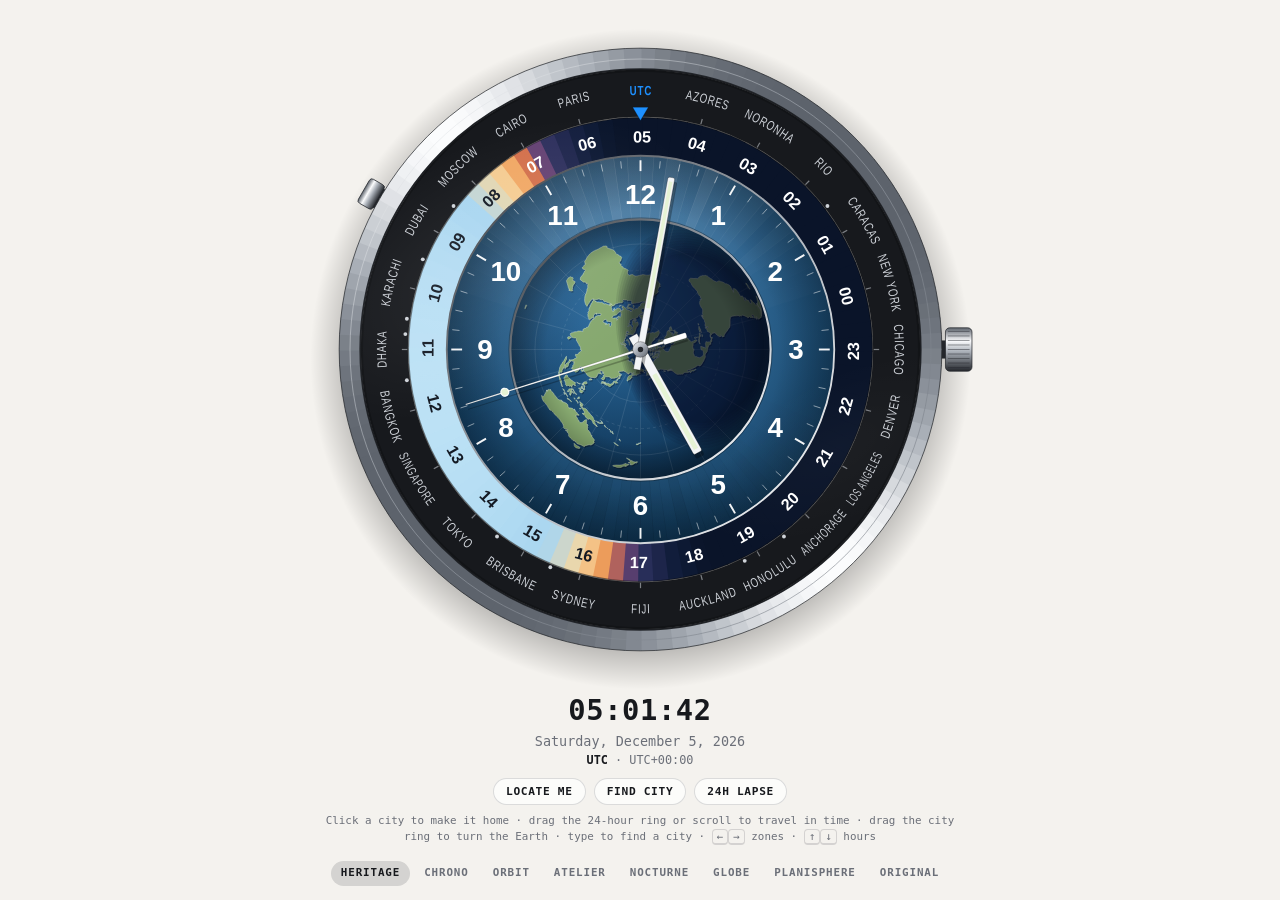
<file: index.html>
<!DOCTYPE html>
<html lang="en">
<head>
  <meta charset="utf-8">
  <meta name="viewport" content="width=device-width, initial-scale=1, viewport-fit=cover">
  <title>World Timer</title>
  <meta name="description" content="An interactive world-time watch: 24 cities, a sun-tracking 24-hour ring and a live day/night map of the Earth.">
  <meta name="theme-color" content="#0e1014" media="(prefers-color-scheme: dark)">
  <meta name="theme-color" content="#f4f2ee" media="(prefers-color-scheme: light)">
  <link rel="icon" href="data:image/svg+xml,%3Csvg xmlns='http://www.w3.org/2000/svg' viewBox='0 0 64 64'%3E%3Ccircle cx='32' cy='32' r='30' fill='%2317191d'/%3E%3Ccircle cx='32' cy='32' r='21' fill='%231e6aa8'/%3E%3Cpath d='M32 32V16M32 32l10 6' stroke='%23fff' stroke-width='4' stroke-linecap='round'/%3E%3Cpath d='M28 3h8l-4 7z' fill='%231e90ff'/%3E%3C/svg%3E">
  <link rel="stylesheet" href="css/base.css">
</head>
<body>
  <main>
    <div class="wt" id="watch"></div>
    <div class="readout" aria-live="off">
      <div class="time" id="time">00:00:00</div>
      <div class="date" id="date"></div>
      <div class="zone" id="zone"></div>
      <div class="chips" id="chips"></div>
    </div>
    <p class="hint">Click a city to make it home · drag the 24-hour ring or scroll to travel in time · drag the city ring to turn the Earth<span class="kb"> · type to find a city · <kbd>←</kbd><kbd>→</kbd> zones · <kbd>↑</kbd><kbd>↓</kbd> hours</span></p>
  </main>
  <noscript>This page draws a live clock and needs JavaScript.</noscript>
  <script src="js/core.js"></script>
  <script src="js/site.js"></script>
  <script src="js/land.js"></script>
  <script src="js/watch.js"></script>
  <script src="js/page.js"></script>
  <script>
    var watch = WT.createWatch(document.getElementById('watch'), { home: WT.homeFromHash() });
    WT.page(watch);
    WT.nav('index.html');
  </script>
</body>
</html>
</file>
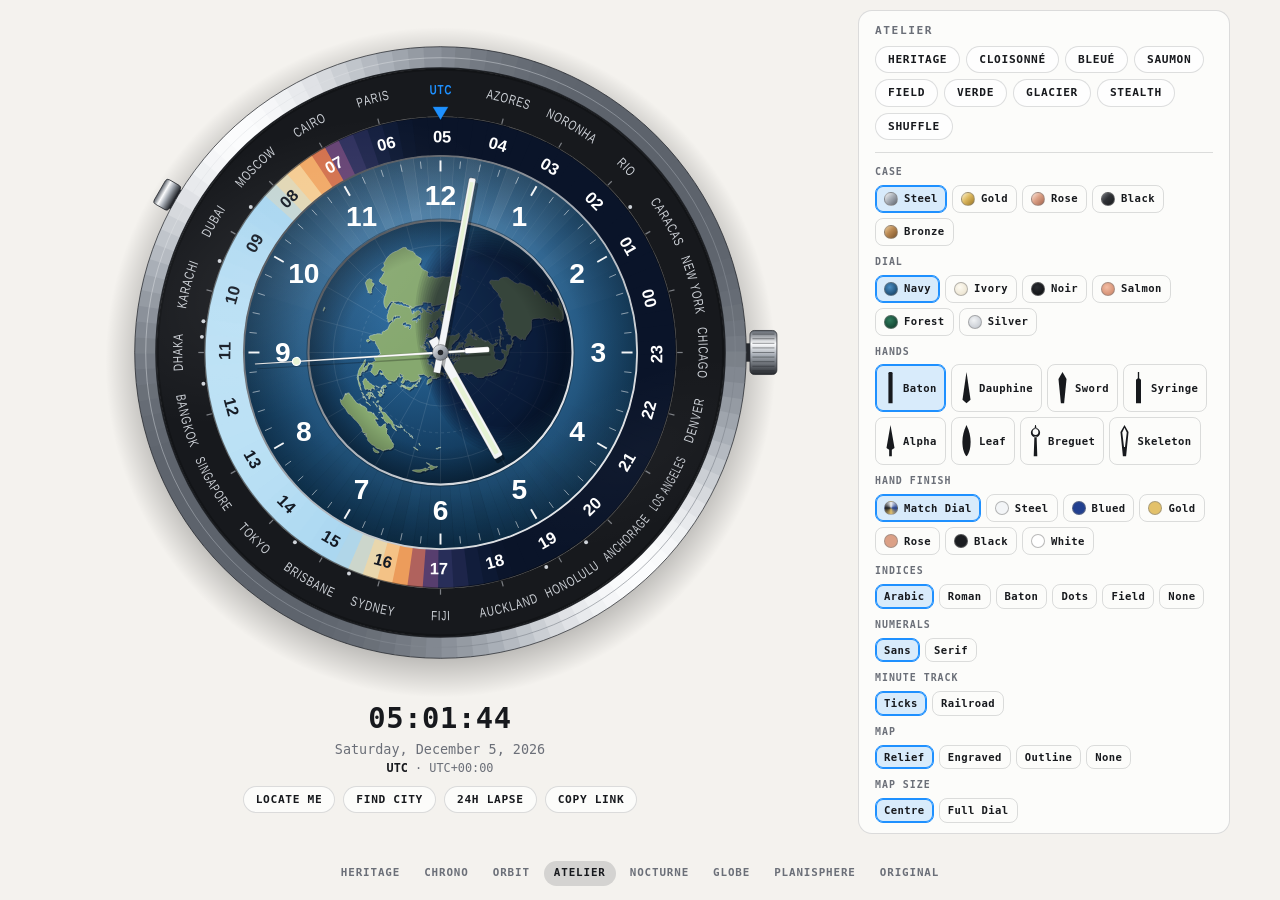
<file: atelier.html>
<!DOCTYPE html>
<html lang="en">
<head>
  <meta charset="utf-8">
  <meta name="viewport" content="width=device-width, initial-scale=1, viewport-fit=cover">
  <title>World Timer · Atelier</title>
  <meta name="description" content="Build your own world timer: cases, dials, eight hand sets, indices, maps and movements, shareable as a link.">
  <link rel="icon" href="data:image/svg+xml,%3Csvg xmlns='http://www.w3.org/2000/svg' viewBox='0 0 64 64'%3E%3Ccircle cx='32' cy='32' r='30' fill='%2317191d'/%3E%3Ccircle cx='32' cy='32' r='21' fill='%231e6aa8'/%3E%3Cpath d='M32 32V16M32 32l10 6' stroke='%23fff' stroke-width='4' stroke-linecap='round'/%3E%3Cpath d='M28 3h8l-4 7z' fill='%231e90ff'/%3E%3C/svg%3E">
  <link rel="stylesheet" href="css/base.css">
  <style>
    main { justify-content: flex-start; }
    @media (max-width: 939px) { html, body { height: auto; } main { flex: none; } }      /* stacked layout: let the page scroll */
    .bench { display: grid; grid-template-columns: minmax(0, 1fr); gap: 8px 28px; width: 100%; max-width: 1180px; align-items: start; }
    .stage { display: flex; flex-direction: column; align-items: center; min-width: 0; }
    .bench .wt { width: min(94vw, 62dvh, 640px); }
    .panel { background: var(--panel); border: 1px solid var(--line); border-radius: 14px; padding: 14px 16px 16px; font-size: .72rem; }
    .panel h1 { font: 600 .7rem/1 var(--mono); letter-spacing: .14em; text-transform: uppercase; margin: 0 0 10px; color: var(--muted); }
    .presets { display: flex; flex-wrap: wrap; gap: 6px; margin-bottom: 12px; padding-bottom: 12px; border-bottom: 1px solid var(--line); }
    fieldset { border: 0; margin: 0 0 9px; padding: 0; min-width: 0; }
    legend { padding: 0; margin-bottom: 5px; font-weight: 600; letter-spacing: .1em; text-transform: uppercase; font-size: .62rem; color: var(--muted); }
    .opts { display: flex; flex-wrap: wrap; gap: 5px; }
    .opt {
      font: 600 .66rem/1 var(--mono); letter-spacing: .04em; color: var(--fg); background: transparent; border: 1px solid var(--line); border-radius: 8px;
      padding: 6px 8px; cursor: pointer; display: inline-flex; align-items: center; gap: 6px; text-transform: capitalize; transition: border-color .15s, background .15s;
    }
    .opt:hover { border-color: var(--accent); }
    .opt[aria-pressed="true"] { border-color: var(--accent); background: color-mix(in srgb, var(--accent) 16%, transparent); box-shadow: inset 0 0 0 1px var(--accent); }
    .opt:disabled { opacity: .35; cursor: not-allowed; }
    .opt:focus-visible { outline: 2px solid var(--accent); outline-offset: 2px; }
    .sw { width: 14px; height: 14px; border-radius: 50%; border: 1px solid rgba(128, 128, 128, .55); flex: none; }
    .opt svg { width: 13px; height: 34px; flex: none; }
    .opt svg path { fill: currentColor; }
    html.embed .bench { grid-template-columns: minmax(0, 1fr); }      /* embedded: just the watch, wearing a random preset */
    html.embed .bench .wt { width: min(94vw, 560px); }
    html.embed .panel { display: none; }
    @media (min-width: 940px) {
      html:not(.embed) .bench { grid-template-columns: minmax(0, 1fr) 372px; }
      .bench .wt { width: min(100%, calc(100dvh - 215px), 720px); }
      .panel { max-height: calc(100dvh - 76px); overflow: auto; }
    }
  </style>
</head>
<body>
  <main>
    <div class="bench">
      <div class="stage">
        <div class="wt" id="watch"></div>
        <div class="readout">
          <div class="time" id="time">00:00:00</div>
          <div class="date" id="date"></div>
          <div class="zone" id="zone"></div>
          <div class="chips" id="chips"></div>
        </div>
      </div>
      <form class="panel" id="panel" aria-label="Watch options" onsubmit="return false">
        <h1>Atelier</h1>
        <div class="presets" id="presets"></div>
      </form>
    </div>
  </main>
  <script src="js/core.js"></script>
  <script src="js/site.js"></script>
  <script src="js/land.js"></script>
  <script src="js/watch.js"></script>
  <script src="js/page.js"></script>
  <script>
  (function () {
    var LABEL = { hz4: '4 Hz', hz5: '5 Hz', tick: 'Quartz', sweep: 'Glide', auto: 'Match dial', sky: 'Living sky', duo: 'Two-tone', centre: 'Centre', full: 'Full dial' };
    var OPTS = [
      ['case', 'Case', Object.keys(WT.CASES), function (v) { var c = WT.CASES[v]; return 'linear-gradient(135deg,' + c[0] + ',' + c[1] + ' 45%,' + c[2] + ')'; }],
      ['dial', 'Dial', Object.keys(WT.DIALS), function (v) { var d = WT.DIALS[v]; return 'radial-gradient(circle at 40% 35%,' + d.dial0 + ',' + d.dial1 + ')'; }],
      ['hands', 'Hands', WT.HANDS, null, true],
      ['handFinish', 'Hand finish', ['auto'].concat(Object.keys(WT.HAND_FINISH)), function (v) { return WT.HAND_FINISH[v] || 'conic-gradient(#f3f5f7,#22408f,#e3c16a,#1b1d21,#f3f5f7)'; }],
      ['indices', 'Indices', WT.INDICES],
      ['numerals', 'Numerals', ['sans', 'serif']],
      ['track', 'Minute track', ['ticks', 'railroad']],
      ['map', 'Map', WT.MAPS],
      ['mapSize', 'Map size', ['centre', 'full']],
      ['ring', '24-hour ring', ['sky', 'duo']],
      ['motion', 'Seconds hand', WT.MOTIONS]
    ];
    var DEF = { case: 'steel', dial: 'navy', hands: 'baton', handFinish: 'auto', indices: 'arabic', numerals: 'sans', track: 'ticks', map: 'relief', mapSize: 'centre', ring: 'sky', motion: 'sweep' };
    var PRESETS = {
      'Heritage': {},
      'Cloisonné': { case: 'gold', dial: 'ivory', hands: 'leaf', handFinish: 'gold', map: 'relief', mapSize: 'full', ring: 'duo', track: 'railroad', indices: 'none' },
      'Bleué': { dial: 'ivory', hands: 'breguet', handFinish: 'blued', indices: 'roman', numerals: 'serif', track: 'railroad', map: 'engraved', ring: 'duo', motion: 'hz4' },
      'Saumon': { case: 'rose', dial: 'salmon', hands: 'dauphine', indices: 'baton', map: 'engraved', ring: 'duo', motion: 'hz4' },
      'Field': { case: 'black', dial: 'noir', hands: 'syringe', indices: 'field', map: 'outline', motion: 'tick' },
      'Verde': { case: 'bronze', dial: 'forest', hands: 'alpha', indices: 'dots', motion: 'hz4' },
      'Glacier': { dial: 'silver', hands: 'sword', handFinish: 'blued', indices: 'baton', map: 'relief', motion: 'hz5' },
      'Stealth': { case: 'black', dial: 'noir', hands: 'skeleton', handFinish: 'white', indices: 'none', map: 'outline', mapSize: 'full', ring: 'duo' }
    };
    var state = {}, k, h = WT.hash.get();
    for (k in DEF) state[k] = OPTS.some(function (o) { return o[0] === k && o[2].indexOf(h[k]) >= 0; }) ? h[k] : DEF[k];
    if (WT.embed && !location.hash) {       // nothing asked for: show off a preset
      var names = Object.keys(PRESETS), pick = names[Math.floor(Math.random() * names.length)];
      for (k in DEF) state[k] = PRESETS[pick][k] || DEF[k];
      WT.embedPost({ type: 'wt-embed-label', label: pick });
    }

    function toCfg() {
      var c = {}; for (var k in state) c[k] = state[k];
      c.mapR = state.mapSize === 'full' && state.map !== 'none' ? 288 : 216;
      if (c.mapR === 288) c.indices = 'none';
      delete c.mapSize; return c;
    }
    var cfg0 = toCfg(); cfg0.home = WT.homeFromHash();
    var w = WT.createWatch(document.getElementById('watch'), cfg0);
    var page = WT.page(w);

    var panel = document.getElementById('panel'), buttons = [];
    OPTS.forEach(function (o) {
      var fs = WT.el('fieldset'), box = WT.el('div', 'opts');
      fs.appendChild(WT.el('legend', '', o[1])); fs.appendChild(box);
      o[2].forEach(function (v) {
        var b = WT.el('button', 'opt'); b.type = 'button';
        if (o[3]) { var s = WT.el('span', 'sw'); s.style.background = o[3](v); b.appendChild(s); }
        if (o[4]) {       // little drawing of the hand
          var sh = WT.handShape(v, 62, 9, 8), svg = w.E('svg', { viewBox: '-13 -64 26 76', 'aria-hidden': 'true' }, b);
          w.E('path', { d: sh.d, 'fill-rule': sh.evenodd ? 'evenodd' : null }, svg);
        }
        b.appendChild(document.createTextNode(LABEL[v] || v));
        b.addEventListener('click', function () { state[o[0]] = v; apply(); });
        box.appendChild(b); buttons.push({ b: b, key: o[0], v: v });
      });
      panel.appendChild(fs);
    });
    var presets = document.getElementById('presets');
    Object.keys(PRESETS).forEach(function (name) {
      WT.chip(presets, name, function () { for (var k in DEF) state[k] = PRESETS[name][k] || DEF[k]; apply(); }, 'Load the ' + name + ' preset');
    });
    WT.chip(presets, 'Shuffle', function () { OPTS.forEach(function (o) { state[o[0]] = o[2][Math.floor(Math.random() * o[2].length)]; }); if (state.map === 'none') state.map = 'relief'; apply(); }, 'Surprise me');
    WT.chip(page.chips, 'Copy link', function (b) {
      var done = function () { b.textContent = 'Link copied'; setTimeout(function () { b.textContent = 'Copy link'; }, 1400); };
      if (navigator.clipboard && navigator.clipboard.writeText) navigator.clipboard.writeText(location.href).then(done, function () { prompt('Copy this link', location.href); });
      else prompt('Copy this link', location.href);
    }, 'Copy a link to this exact watch');

    function sync() {
      var full = state.mapSize === 'full' && state.map !== 'none';
      buttons.forEach(function (x) {
        x.b.setAttribute('aria-pressed', state[x.key] === x.v);
        x.b.disabled = (x.key === 'indices' && full) || (x.key === 'numerals' && (full || ['arabic', 'field'].indexOf(state.indices) < 0)) || (x.key === 'mapSize' && state.map === 'none');
      });
      var patch = {}; for (var k in DEF) patch[k] = state[k] === DEF[k] ? null : state[k];
      WT.hash.set(patch);
    }
    function apply() { w.set(toCfg()); sync(); }
    sync();
    WT.nav('atelier.html');
    window.atelier = { state: state, apply: apply, PRESETS: PRESETS, DEF: DEF };
  })();
  </script>
</body>
</html>
</file>
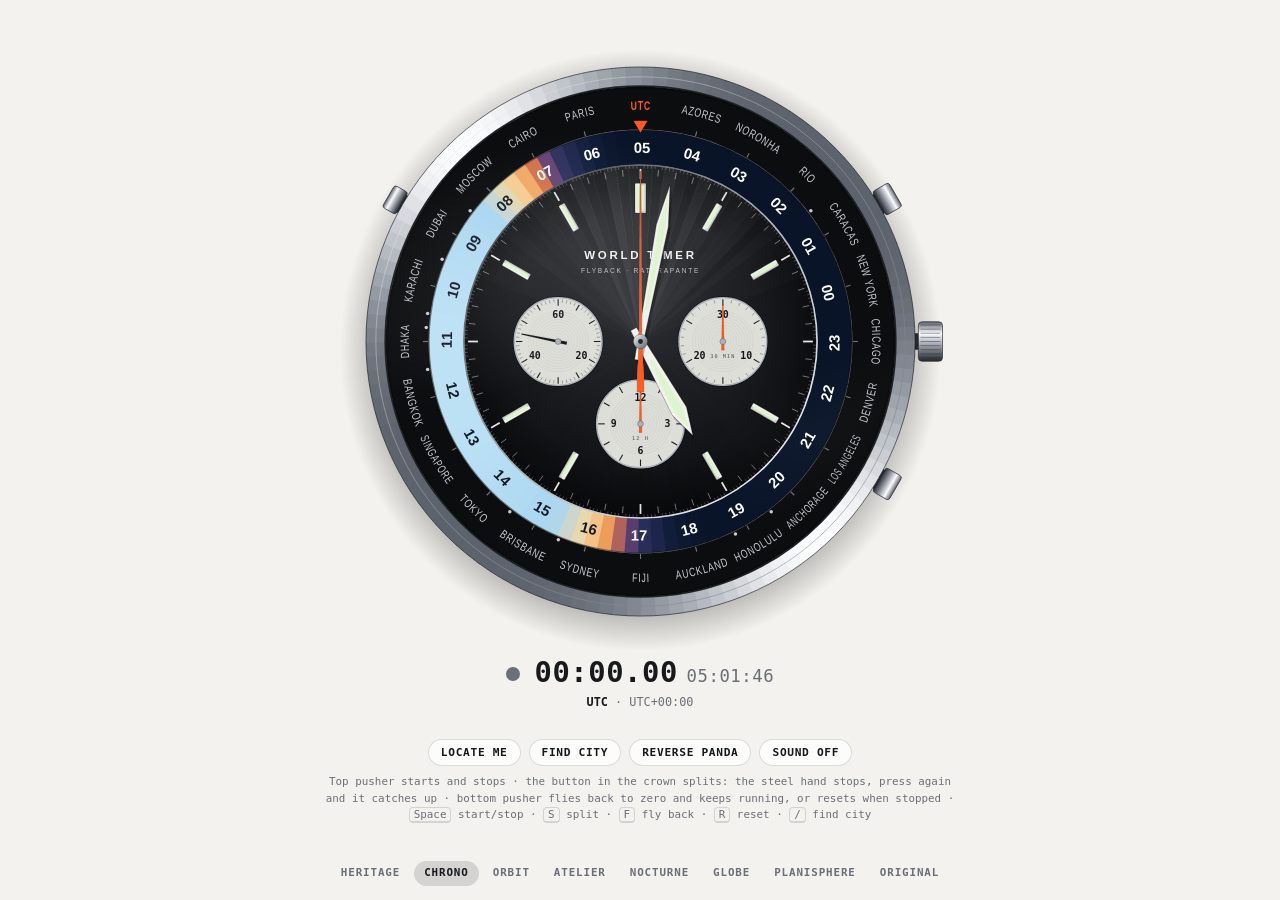
<file: chrono.html>
<!DOCTYPE html>
<html lang="en">
<head>
  <meta charset="utf-8">
  <meta name="viewport" content="width=device-width, initial-scale=1, viewport-fit=cover">
  <title>World Timer · Chrono</title>
  <meta name="description" content="World-time flyback rattrapante chronograph: start/stop, a split-seconds button in the crown, and a fly-back pusher.">
  <link rel="icon" href="data:image/svg+xml,%3Csvg xmlns='http://www.w3.org/2000/svg' viewBox='0 0 64 64'%3E%3Ccircle cx='32' cy='32' r='30' fill='%2317191d'/%3E%3Ccircle cx='32' cy='32' r='21' fill='%231e6aa8'/%3E%3Cpath d='M32 32V16M32 32l10 6' stroke='%23fff' stroke-width='4' stroke-linecap='round'/%3E%3Cpath d='M28 3h8l-4 7z' fill='%231e90ff'/%3E%3C/svg%3E">
  <link rel="stylesheet" href="css/base.css">
  <style>
    :root { --chrome: 285px; }      /* room for the split list and the longer hint */
    .chrono { font-variant-numeric: tabular-nums; }
    .chrono .big { font-size: clamp(1.35rem, 4.2vw, 1.8rem); font-weight: 600; letter-spacing: .02em; }
    .chrono .big small { font-size: .6em; color: var(--muted); font-weight: 500; margin-left: .5em; }
    .laps { list-style: none; margin: 4px 0 0; padding: 0; font-size: .74rem; color: var(--muted); min-height: 1.3em; display: flex; gap: 6px 14px; flex-wrap: wrap; justify-content: center; }
    .laps li b { color: var(--fg); font-weight: 600; }
    .state-dot { display: inline-block; width: .5em; height: .5em; border-radius: 50%; background: var(--muted); margin-right: .5em; vertical-align: middle; }
    .running .state-dot { background: #ff5a1f; box-shadow: 0 0 0 4px rgba(255, 90, 31, .2); }
  </style>
</head>
<body>
  <main>
    <div class="wt" id="watch"></div>
    <div class="readout chrono" id="readout">
      <div class="big"><span class="state-dot"></span><span id="elapsed">00:00.00</span><small id="time">00:00:00</small></div>
      <div class="zone" id="zone"></div>
      <ul class="laps" id="laps" aria-label="Split times"></ul>
      <div class="chips" id="chips"></div>
    </div>
    <p class="hint">Top pusher starts and stops · the button in the crown splits: the steel hand stops, press again and it catches up · bottom pusher flies back to zero and keeps running, or resets when stopped<span class="kb"> · <kbd>Space</kbd> start/stop · <kbd>S</kbd> split · <kbd>F</kbd> fly back · <kbd>R</kbd> reset · <kbd>/</kbd> find city</span></p>
  </main>
  <script src="js/core.js"></script>
  <script src="js/site.js"></script>
  <script src="js/land.js"></script>
  <script src="js/watch.js"></script>
  <script src="js/page.js"></script>
  <script>
  (function () {
    var SUB = [ // centre, radius, divisions, labels, what it counts
      { id: 'min', x: 150, y: 0, n: 30, major: 5, labels: { 10: '10', 20: '20', 0: '30' }, title: '30 MIN' },
      { id: 'hour', x: 0, y: 150, n: 12, major: 1, labels: { 3: '3', 6: '6', 9: '9', 0: '12' }, title: '12 H' },
      { id: 'sec', x: -150, y: 0, n: 60, major: 5, labels: { 20: '20', 40: '40', 0: '60' }, title: '' }
    ];
    var looks = { 'Reverse panda': { dial: 'noir', bg: '#deded8', ink: '#15171a' }, 'Panda': { dial: 'silver', bg: '#16181c', ink: '#f1f1ee' }, 'Blue': { dial: 'navy', bg: '#0a2a45', ink: '#ffffff' }, 'Salmon': { dial: 'salmon', bg: '#2b2320', ink: '#f6e3d9' } };
    var lookName = WT.hash.get().look in looks ? WT.hash.get().look : 'Reverse panda', look = looks[lookName];
    var w = WT.createWatch(document.getElementById('watch'), {
      home: WT.homeFromHash(), dial: look.dial, map: 'none', indices: 'baton', skipIdx: [3, 6, 9], seconds: false, pushers: true, hands: 'sword', tapLapse: false,
      crownReset: false, crownLabel: 'Crown button: split seconds (rattrapante)'
    });
    var E = w.E, H = {};

    function decorate() {
      var G = w.G;
      // fifth-of-a-second scale for the chronograph hand
      var fine = E('g', { stroke: 'var(--ink)', 'stroke-width': 0.8, opacity: 0.55 }, G.dial);
      for (var i = 0; i < 300; i++) if (i % 5) { var a = w.pol(315, i * 1.2), b = w.pol(320, i * 1.2); E('line', { x1: a[0], y1: a[1], x2: b[0], y2: b[1] }, fine); }
      var legend = E('g', { fill: 'var(--ink)', 'text-anchor': 'middle', 'font-family': '"Avenir Next","Helvetica Neue","Segoe UI",Roboto,Arial,sans-serif' }, G.dial);
      E('text', { y: -150, 'font-size': 21, 'font-weight': 600, 'letter-spacing': 5 }, legend).textContent = 'WORLD TIMER';
      E('text', { y: -124, 'font-size': 12, 'letter-spacing': 3.2, opacity: 0.75 }, legend).textContent = 'FLYBACK \u00b7 RATTRAPANTE';
      SUB.forEach(function (s) {
        var g = E('g', { transform: 'translate(' + s.x + ' ' + s.y + ')' }, G.sub), R = 80;
        E('circle', { r: R + 3, fill: 'rgba(0,0,0,.35)' }, g);
        E('circle', { r: R, fill: look.bg, stroke: 'var(--c1)', 'stroke-width': 2.5 }, g);
        for (var r = 10; r < R - 22; r += 5) E('circle', { r: r, fill: 'none', stroke: look.ink, 'stroke-width': 0.5, opacity: 0.16 }, g);   // azurage
        for (var i = 0; i < s.n; i++) {
          var maj = i % s.major === 0, p0 = w.pol(R - (maj ? 15 : 9), i * 360 / s.n), p1 = w.pol(R - 3, i * 360 / s.n);
          E('line', { x1: p0[0], y1: p0[1], x2: p1[0], y2: p1[1], stroke: look.ink, 'stroke-width': maj ? 2 : 1, opacity: maj ? 0.95 : 0.6 }, g);
          if (s.labels[i]) { var q = w.pol(R - 31, i * 360 / s.n); E('text', { x: q[0], y: q[1] + 6.5, 'font-size': 18, 'font-weight': 600, 'text-anchor': 'middle', fill: look.ink, 'font-family': 'inherit' }, g).textContent = s.labels[i]; }
        }
        if (s.title) E('text', { y: 30, 'font-size': 9.5, 'letter-spacing': 2, 'text-anchor': 'middle', fill: look.ink, opacity: 0.7 }, g).textContent = s.title;
        var hg = E('g', {}, g);
        E('path', { d: 'M-2.6 16L-1 ' + (-(R - 12)) + 'L1 ' + (-(R - 12)) + 'L2.6 16Z', fill: s.id === 'sec' ? look.ink : 'var(--accent)', stroke: 'rgba(0,0,0,.35)', 'stroke-width': 0.5 }, hg);
        E('circle', { r: 5.5, fill: 'var(--c1)', stroke: 'rgba(0,0,0,.5)', 'stroke-width': 0.8 }, g);
        H[s.id] = hg;
      });
      // split hand (steel, underneath) and chronograph hand (accent)
      var cap = [].slice.call(G.over.querySelectorAll('circle'));
      function centre(color, cls) {
        var g = E('g', { class: cls }, G.over);
        E('path', { d: 'M-2.4 0L-0.8 -310L0.8 -310L2.4 0Z', fill: color, stroke: 'rgba(0,0,0,.4)', 'stroke-width': 0.6 }, g);
        E('path', { d: 'M-2.4 0L-6 62L-6 92L6 92L6 62L2.4 0Z', fill: color, stroke: 'rgba(0,0,0,.4)', 'stroke-width': 0.6 }, g);
        E('circle', { r: 9, fill: color, stroke: 'rgba(0,0,0,.4)', 'stroke-width': 0.6 }, g);
        return g;
      }
      H.split = centre('#e8ebee', 'ch-split'); H.main = centre('var(--accent)', 'ch-main');
      cap.forEach(function (c) { G.over.appendChild(c); });
    }
    decorate(); w.on('build', decorate);

    // ----- chronograph mechanism (runs on real time, independent of the scrubbed world time) -----
    var C = { running: false, t0: 0, acc: 0, split: null, shown: 0, shownSplit: 0, laps: [] };
    var elapsedEl = document.getElementById('elapsed'), lapsEl = document.getElementById('laps'), readout = document.getElementById('readout');
    function elapsed() { return C.acc + (C.running ? performance.now() - C.t0 : 0); }
    function fmt(ms) {
      var cs = Math.floor(ms / 10), h = Math.floor(cs / 360000), m = Math.floor(cs / 6000) % 60, s = Math.floor(cs / 100) % 60;
      return (h ? h + ':' : '') + WT.pad(m) + ':' + WT.pad(s) + '.' + WT.pad(cs % 100);
    }
    var actx = null, sound = false;
    function click(freq) {
      if (!sound) return;
      try {
        actx = actx || new (window.AudioContext || window.webkitAudioContext)();
        var t = actx.currentTime, o = actx.createOscillator(), g = actx.createGain();
        o.type = 'square'; o.frequency.setValueAtTime(freq, t); o.frequency.exponentialRampToValueAtTime(freq * 0.4, t + 0.03);
        g.gain.setValueAtTime(0.12, t); g.gain.exponentialRampToValueAtTime(0.0001, t + 0.05);
        o.connect(g); g.connect(actx.destination); o.start(t); o.stop(t + 0.06);
      } catch (e) { }
    }
    function startStop() {
      if (C.running) { C.acc = elapsed(); C.running = false; } else { C.t0 = performance.now(); C.running = true; }
      readout.classList.toggle('running', C.running); click(2400);
    }
    function note(kind, ms) { C.laps.unshift({ kind: kind, ms: ms }); C.laps.length = Math.min(C.laps.length, 5); }
    function split() {          // crown button: the rattrapante hand stops on its own; pressed again, it catches up
      if (C.split == null) { if (!C.running && !elapsed()) return; C.split = elapsed(); note('split', C.split); }
      else C.split = null;
      renderLaps(); click(2000);
    }
    function flybackReset() {   // bottom pusher: running, everything flies to zero and carries straight on; stopped, a plain reset
      if (C.running) { note('lap', elapsed()); C.acc = 0; C.t0 = performance.now(); }
      else { C.acc = 0; C.split = null; C.laps = []; }
      renderLaps(); click(1700);
    }
    function renderLaps() {
      lapsEl.textContent = '';
      C.laps.forEach(function (l) { var li = WT.el('li', '', l.kind + ' '); li.appendChild(WT.el('b', '', fmt(l.ms))); lapsEl.appendChild(li); });
    }
    w.on('pusher', function (name) { if (name === 'start') startStop(); else if (name === 'reset') flybackReset(); else if (name === 'crown') split(); });
    w.on('frame', function (st, ms) {
      var e = elapsed();
      // hands chase their targets: in step while running, a quick visible sweep on a fly-back, reset or catch-up
      C.shown += (e - C.shown) * (Math.abs(e - C.shown) < 120 ? 1 : 0.34); if (Math.abs(e - C.shown) < 2) C.shown = e;
      var sp = C.split == null ? C.shown : C.split;
      C.shownSplit += (sp - C.shownSplit) * (C.split == null && Math.abs(sp - C.shownSplit) < 120 ? 1 : 0.3); if (Math.abs(sp - C.shownSplit) < 2) C.shownSplit = sp;
      var R = function (a) { return 'rotate(' + (Math.round(a * 100) / 100) + ')'; };
      H.main.setAttribute('transform', R(C.shown / 1000 * 6 % 360));
      H.split.setAttribute('transform', R(C.shownSplit / 1000 * 6 % 360));
      H.min.setAttribute('transform', R(C.shown / 60000 * 12 % 360));
      H.hour.setAttribute('transform', R(C.shown / 3600000 * 30 % 360));
      H.sec.setAttribute('transform', R(st.sA));
      elapsedEl.textContent = fmt(e);
    });

    var page = WT.page(w, {
      lapse: false, noType: true,
      keys: function (ev) {
        var onButton = ev.target.closest && ev.target.closest('.wt-pusher, button');      // a focused pusher or chip handles its own Space / Enter
        if (ev.key === ' ') { if (!onButton) { w.press('start'); ev.preventDefault(); } return true; }
        if (ev.key === 's' || ev.key === 'S') { w.press('crown'); return true; }
        if (ev.key === 'f' || ev.key === 'F') { if (C.running) w.press('reset'); return true; }
        if (ev.key === 'r' || ev.key === 'R') { w.press('reset'); return true; }
      }
    });
    var names = Object.keys(looks);
    WT.chip(page.chips, lookName, function (b) {
      lookName = names[(names.indexOf(lookName) + 1) % names.length]; look = looks[lookName]; b.textContent = lookName;
      WT.hash.set({ look: lookName === 'Reverse panda' ? null : lookName }); w.set({ dial: look.dial });
    }, 'Change the dial');
    WT.chip(page.chips, 'Sound off', function (b) { sound = !sound; b.textContent = sound ? 'Sound on' : 'Sound off'; b.setAttribute('aria-pressed', sound); click(2400); }, 'Pusher clicks');
    WT.nav('chrono.html');
    window.chrono = { C: C, w: w };
  })();
  </script>
</body>
</html>
</file>
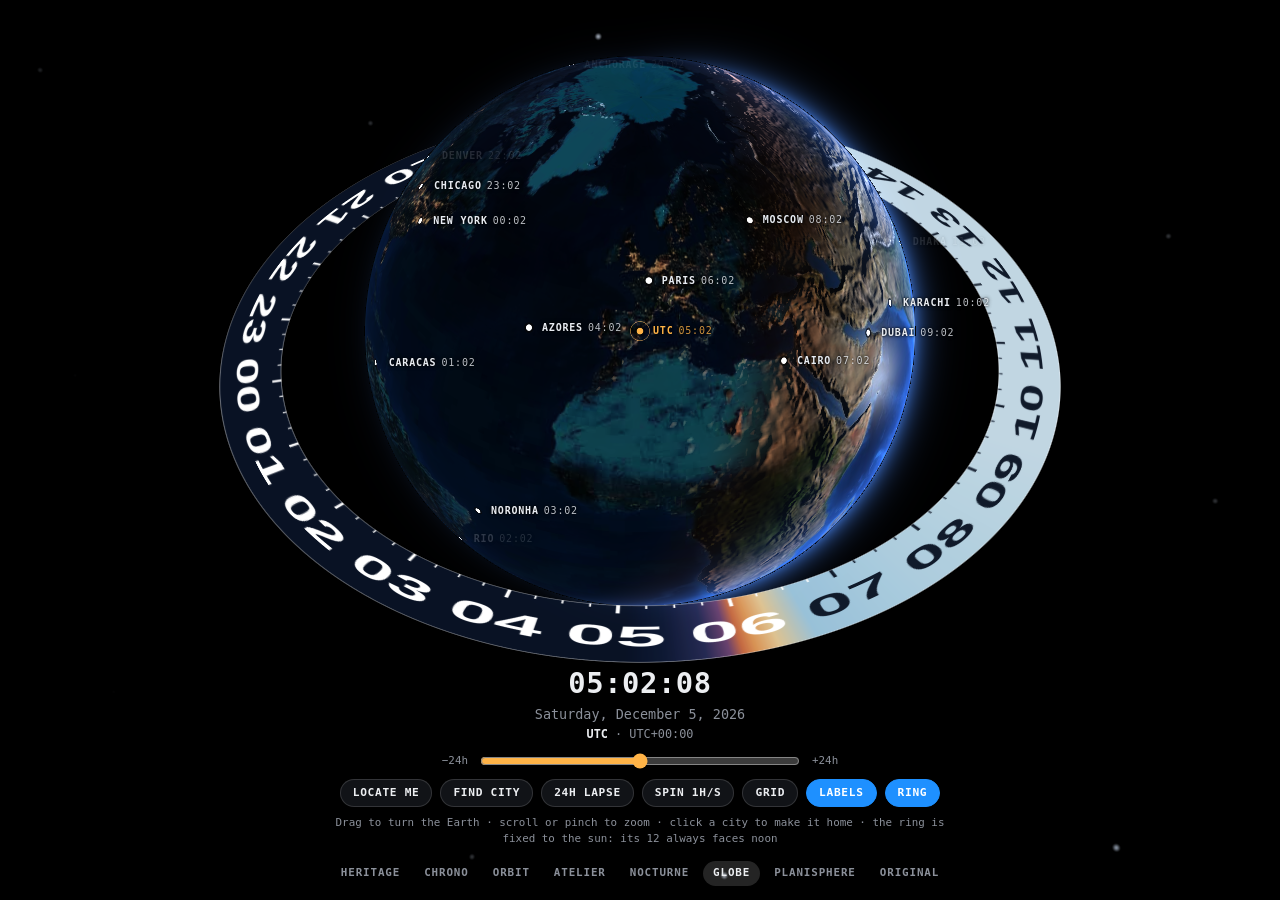
<file: globe.html>
<!DOCTYPE html>
<html lang="en" data-theme="dark">
<head>
  <meta charset="utf-8">
  <meta name="viewport" content="width=device-width, initial-scale=1, viewport-fit=cover">
  <title>World Timer · Globe</title>
  <meta name="description" content="The world timer as a real globe: NASA imagery, a true day/night terminator, city lights, and a 24-hour ring fixed to the sun. WebGL, with VR and AR.">
  <meta name="theme-color" content="#000000">
  <link rel="icon" href="data:image/svg+xml,%3Csvg xmlns='http://www.w3.org/2000/svg' viewBox='0 0 64 64'%3E%3Ccircle cx='32' cy='32' r='30' fill='%2317191d'/%3E%3Ccircle cx='32' cy='32' r='21' fill='%231e6aa8'/%3E%3Cpath d='M32 32V16M32 32l10 6' stroke='%23fff' stroke-width='4' stroke-linecap='round'/%3E%3Cpath d='M28 3h8l-4 7z' fill='%231e90ff'/%3E%3C/svg%3E">
  <link rel="stylesheet" href="css/base.css">
  <style>
    html, body { height: 100%; }
    body { background: #000; overflow: hidden; }
    #gl { position: fixed; inset: 0; width: 100vw; height: 100vh; height: 100dvh; display: block; touch-action: none; cursor: grab; }
    #gl.drag { cursor: grabbing; }
    main { justify-content: flex-end; pointer-events: none; position: relative; z-index: 2; }
    main > * { pointer-events: auto; }
    .readout { text-shadow: 0 1px 8px #000, 0 0 2px #000; }
    .chip { backdrop-filter: blur(8px); }
    .wt-nav { position: relative; z-index: 2; }
    #labels { position: fixed; inset: 0; pointer-events: none; z-index: 1; overflow: hidden; }
    .lab {
      position: absolute; left: 0; top: 0; font: 600 10px/1.2 var(--mono); letter-spacing: .08em; text-transform: uppercase; color: #e8ecf2; white-space: nowrap;
      padding: 3px 6px; border-radius: 4px; pointer-events: auto; cursor: pointer; text-shadow: 0 0 4px #000, 0 0 2px #000; will-change: transform, opacity; background: transparent; border: 0;
    }
    .lab i { font-style: normal; font-weight: 400; opacity: .8; margin-left: .5em; font-variant-numeric: tabular-nums; }
    .lab:hover, .lab:focus-visible { background: rgba(20, 24, 32, .8); outline: none; }
    .lab.home { color: #ffb347; }
    .slider { display: flex; align-items: center; gap: 10px; justify-content: center; margin-top: 8px; font-size: .68rem; color: var(--muted); }
    .slider input { width: min(60vw, 320px); accent-color: #ffb347; }
    html.embed, html.embed body { height: 100%; }      /* embedded: fill the frame; the height is requested from the host below */
    html.embed main { flex: 1; }
    html.embed #gl { touch-action: pan-y; }
    #msg { position: fixed; inset: 0; display: none; align-items: center; justify-content: center; text-align: center; padding: 24px; z-index: 3; font-size: .9rem; }
  </style>
</head>
<body>
  <canvas id="gl" aria-label="Globe"></canvas>
  <div id="labels"></div>
  <div id="msg"></div>
  <main>
    <div class="readout">
      <div class="time" id="time">00:00:00</div>
      <div class="date" id="date"></div>
      <div class="zone" id="zone"></div>
      <label class="slider"><span>−24h</span><input id="scrub" type="range" min="-1440" max="1440" step="5" value="0" aria-label="Time offset from now, in minutes"><span>+24h</span></label>
      <div class="chips" id="chips"></div>
    </div>
    <p class="hint">Drag to turn the Earth · scroll or pinch to zoom · click a city to make it home · the ring is fixed to the sun: its 12 always faces noon</p>
  </main>
  <script src="js/core.js"></script>
  <script src="js/site.js"></script>
  <script src="js/earth-tex.js"></script>
  <script src="js/page.js"></script>
  <script>
  (function () {
    'use strict';
    var D2R = Math.PI / 180, canvas = document.getElementById('gl'), msg = document.getElementById('msg');
    var gl = canvas.getContext('webgl2', { antialias: false, alpha: true, premultipliedAlpha: true, xrCompatible: true, powerPreference: 'high-performance' });
    if (!gl) { msg.style.display = 'flex'; msg.textContent = 'This variant needs WebGL 2, which this browser or device does not provide.'; WT.embedPost({ type: 'wt-embed-fail' }); WT.nav('globe.html'); return; }

    // ---------- tiny column-major mat4 kit ----------
    function mul(a, b) { var o = new Float32Array(16); for (var c = 0; c < 4; c++) for (var r = 0; r < 4; r++) o[c * 4 + r] = a[r] * b[c * 4] + a[4 + r] * b[c * 4 + 1] + a[8 + r] * b[c * 4 + 2] + a[12 + r] * b[c * 4 + 3]; return o; }
    function inv(m) {
      var o = new Float32Array(16), a = m[0], b = m[1], c = m[2], d = m[3], e = m[4], f = m[5], g = m[6], h = m[7], i = m[8], j = m[9], k = m[10], l = m[11], M = m[12], n = m[13], p = m[14], q = m[15];
      var b00 = a * f - b * e, b01 = a * g - c * e, b02 = a * h - d * e, b03 = b * g - c * f, b04 = b * h - d * f, b05 = c * h - d * g, b06 = i * n - j * M, b07 = i * p - k * M, b08 = i * q - l * M, b09 = j * p - k * n, b10 = j * q - l * n, b11 = k * q - l * p;
      var det = 1 / (b00 * b11 - b01 * b10 + b02 * b09 + b03 * b08 - b04 * b07 + b05 * b06);
      o[0] = (f * b11 - g * b10 + h * b09) * det; o[1] = (c * b10 - b * b11 - d * b09) * det; o[2] = (n * b05 - p * b04 + q * b03) * det; o[3] = (k * b04 - j * b05 - l * b03) * det;
      o[4] = (g * b08 - e * b11 - h * b07) * det; o[5] = (a * b11 - c * b08 + d * b07) * det; o[6] = (p * b02 - M * b05 - q * b01) * det; o[7] = (i * b05 - k * b02 + l * b01) * det;
      o[8] = (e * b10 - f * b08 + h * b06) * det; o[9] = (b * b08 - a * b10 - d * b06) * det; o[10] = (M * b04 - n * b02 + q * b00) * det; o[11] = (j * b02 - i * b04 - l * b00) * det;
      o[12] = (f * b07 - e * b09 - g * b06) * det; o[13] = (a * b09 - b * b07 + c * b06) * det; o[14] = (n * b01 - M * b03 - p * b00) * det; o[15] = (i * b03 - j * b01 + k * b00) * det;
      return o;
    }
    function persp(fovy, asp, n, f) { var t = 1 / Math.tan(fovy / 2), o = new Float32Array(16); o[0] = t / asp; o[5] = t; o[10] = (f + n) / (n - f); o[11] = -1; o[14] = 2 * f * n / (n - f); return o; }
    function lookAt(e) {      // look at the origin with +y up
      var z = norm(e), x = norm([z[2], 0, -z[0]]), y = [z[1] * x[2] - z[2] * x[1], z[2] * x[0] - z[0] * x[2], z[0] * x[1] - z[1] * x[0]];
      return new Float32Array([x[0], y[0], z[0], 0, x[1], y[1], z[1], 0, x[2], y[2], z[2], 0, -(x[0] * e[0] + x[1] * e[1] + x[2] * e[2]), -(y[0] * e[0] + y[1] * e[1] + y[2] * e[2]), -(z[0] * e[0] + z[1] * e[1] + z[2] * e[2]), 1]);
    }
    function norm(v) { var l = Math.sqrt(v[0] * v[0] + v[1] * v[1] + v[2] * v[2]) || 1; return [v[0] / l, v[1] / l, v[2] / l]; }
    function xf(m, v) { var w = m[3] * v[0] + m[7] * v[1] + m[11] * v[2] + m[15]; return [(m[0] * v[0] + m[4] * v[1] + m[8] * v[2] + m[12]) / w, (m[1] * v[0] + m[5] * v[1] + m[9] * v[2] + m[13]) / w, (m[2] * v[0] + m[6] * v[1] + m[10] * v[2] + m[14]) / w, w]; }

    // ---------- shaders: the whole scene is ray-cast in one fragment shader, so there is no mesh at all ----------
    var VS = '#version 300 es\nin vec2 aPos; uniform mat4 uInv; out vec3 vFar;\nvoid main(){ vec4 f = uInv * vec4(aPos, 1.0, 1.0); vFar = f.xyz / f.w; gl_Position = vec4(aPos, 0.0, 1.0); }';
    var FS = [
      '#version 300 es', 'precision highp float;',
      'in vec3 vFar; out vec4 outColor;',
      'uniform vec3 uCam, uSun; uniform sampler2D uDay, uNight, uAux, uRing;',
      'uniform vec3 uCity[24]; uniform int uHome, uCities;',
      'uniform float uTime, uGrid, uStars, uBgAlpha, uRingOn, uSunLon, uReady;',
      'const float PI = 3.14159265359; const float R0 = 1.30; const float R1 = 1.52;',
      'float hash(vec3 p){ p = fract(p * 0.3183099 + 0.1); p *= 17.0; return fract(p.x * p.y * p.z * (p.x + p.y + p.z)); }',
      'vec3 stars(vec3 d){',
      '  float c = cos(uSunLon), s = sin(uSunLon); d = vec3(c * d.x - s * d.z, d.y, s * d.x + c * d.z);',      // sky stays put while the Earth turns
      '  vec3 p = d * 150.0, id = floor(p), f = fract(p) - 0.5; float r = hash(id);',
      '  float st = step(0.9965, r) * smoothstep(0.42, 0.0, length(f)) * (0.35 + 0.65 * fract(r * 91.7));',
      '  return st * mix(vec3(0.75, 0.85, 1.0), vec3(1.0, 0.9, 0.75), fract(r * 37.3));',
      '}',
      'vec4 samp(sampler2D t, vec3 n, vec2 off){',
      '  vec2 uv = vec2(atan(-n.z, n.x) / (2.0 * PI) + 0.5, acos(clamp(n.y, -1.0, 1.0)) / PI);',
      '  float ub = fract(uv.x + 0.5);',                                                                 // same longitude with the seam on the far side
      '  vec2 dx = dFdx(uv), dy = dFdy(uv); float bx = dFdx(ub), by = dFdy(ub);',
      '  if (abs(bx) < abs(dx.x)) dx.x = bx; if (abs(by) < abs(dy.x)) dy.x = by;',
      '  return textureGrad(t, uv + off, dx, dy);',
      '}',
      'void main(){',
      '  vec3 ro = uCam, rd = normalize(vFar - uCam);',
      '  float b = dot(ro, rd), c = dot(ro, ro) - 1.0, disc = b * b - c, tS = 1e9;',
      '  vec3 col = stars(rd) * uStars; float alpha = uBgAlpha;',
      '  float sunDot = max(dot(rd, uSun), 0.0);',
      '  vec3 sunGlow = vec3(1.0, 0.93, 0.8) * (pow(sunDot, 2500.0) * 4.0 + pow(sunDot, 180.0) * 0.5 + pow(sunDot, 12.0) * 0.08);',
      '  float dmin = sqrt(max(c - b * b + 1.0, 0.0));',                                                  // closest approach of the ray to the centre
      '  if (disc > 0.0 && b < 0.0) {',
      '    tS = -b - sqrt(disc);',
      '    vec3 n = normalize(ro + rd * tS), v = -rd;',
      '    vec3 day = samp(uDay, n, vec2(0.0)).rgb, night = samp(uNight, n, vec2(0.0)).rgb; vec4 aux = samp(uAux, n, vec2(0.0));',
      '    float water = smoothstep(0.35, 0.65, aux.r);',
      '    float ex = samp(uAux, n, vec2(1.0 / 1024.0, 0.0)).g - samp(uAux, n, vec2(-1.0 / 1024.0, 0.0)).g;',
      '    float ey = samp(uAux, n, vec2(0.0, 1.0 / 512.0)).g - samp(uAux, n, vec2(0.0, -1.0 / 512.0)).g;',
      '    vec3 te = normalize(vec3(n.z, 0.0, -n.x) + vec3(1e-5, 0.0, 0.0)), tn = cross(n, te);',
      '    vec3 nb = normalize(n - 5.0 * (ex * te - ey * tn) * (1.0 - water));',
      '    float sd = dot(n, uSun), dayAmt = smoothstep(-0.12, 0.2, sd);',
      '    float diff = max(dot(nb, uSun), 0.0);',
      '    vec3 e = day * (vec3(0.035, 0.05, 0.085) + 1.2 * pow(diff, 0.8));',
      '    vec3 hv = normalize(uSun + v);',
      '    e += vec3(1.0, 0.94, 0.82) * pow(max(dot(n, hv), 0.0), 70.0) * water * 0.6 * dayAmt;',        // sun glint on the oceans
      '    float tw = smoothstep(-0.16, 0.02, sd) * (1.0 - smoothstep(0.02, 0.32, sd));',
      '    e = mix(e, e * vec3(1.3, 0.72, 0.45) + vec3(0.05, 0.015, 0.0), tw * 0.6);',                   // warm band along the terminator
      '    e += pow(night, vec3(1.5)) * vec3(1.0, 0.85, 0.6) * 2.4 * (1.0 - dayAmt);',                   // city lights
      '    if (uGrid > 0.0) {',
      '      float lonD = degrees(atan(-n.z, n.x)), latD = degrees(asin(clamp(n.y, -1.0, 1.0))), cl = max(sqrt(1.0 - n.y * n.y), 0.05);',
      '      float gl1 = abs(fract(lonD / 15.0 + 0.5) - 0.5) * 15.0 * cl, gl2 = abs(fract(latD / 30.0 + 0.5) - 0.5) * 30.0;',
      '      float w = max(fwidth(latD), 0.02) * 1.2; float line = max(1.0 - smoothstep(0.0, w, gl1), 1.0 - smoothstep(0.0, w, gl2));',
      '      e = mix(e, vec3(0.75, 0.88, 1.0), line * 0.22 * uGrid);',
      '    }',
      '    for (int i = 0; i < 24; i++) {',
      '      if (i >= uCities) break;',
      '      float a2 = 2.0 * (1.0 - dot(n, uCity[i]));',                                                // ~ squared angle to the city
      '      bool home = (i == uHome);',
      '      float core = 1.0 - smoothstep(0.00007, 0.00013, a2), rim = 1.0 - smoothstep(0.00022, 0.00032, a2);',
      '      e = mix(e, vec3(0.02), (rim - core) * 0.7);',
      '      e = mix(e, home ? vec3(1.0, 0.7, 0.28) : vec3(1.0), core);',
      '      if (home) { float pr = 0.0011 * (0.55 + 0.45 * fract(uTime * 0.5)); e += vec3(1.0, 0.7, 0.28) * (1.0 - smoothstep(0.0, 0.00012, abs(a2 - pr))) * (1.0 - fract(uTime * 0.5)); }',
      '    }',
      '    float sa2 = 2.0 * (1.0 - dot(n, uSun));',
      '    e += vec3(1.0, 0.85, 0.3) * (1.0 - smoothstep(0.0, 0.00016, abs(sa2 - 0.0009))) * 0.9;',      // ring around the point with the sun overhead
      '    float fres = pow(1.0 - max(dot(n, v), 0.0), 3.2);',
      '    e += vec3(0.25, 0.5, 1.0) * fres * (0.12 + 0.88 * smoothstep(-0.25, 0.35, sd));',             // atmosphere
      '    float cover = clamp((1.0 - dmin) / max(fwidth(dmin), 1e-5), 0.0, 1.0);',
      '    e = mix(vec3(0.02, 0.03, 0.05), e, uReady);',
      '    col = mix(col, e, cover); alpha = mix(alpha, 1.0, cover);',
      '  } else if (b < 0.0) {',
      '    vec3 pc = normalize(ro - rd * b);',
      '    float halo = exp(-(dmin - 1.0) * 26.0) * 0.6 * (0.1 + 0.9 * smoothstep(-0.3, 0.4, dot(pc, uSun)));',
      '    col += vec3(0.3, 0.55, 1.0) * halo + sunGlow * uStars; alpha = max(alpha, halo);',
      '  } else { col += sunGlow * uStars; }',
      '  if (uRingOn > 0.0 && abs(rd.y) > 1e-5) {',
      '    float t = -ro.y / rd.y; vec3 p = ro + rd * t; float r = length(p.xz);',
      '    if (t > 0.0 && t < tS && r > R0 - 0.01 && r < R1 + 0.01) {',
      '      float la = atan(-p.z, p.x), lb = atan(p.z, -p.x);',
      '      float hour = mod(12.0 + (la - uSunLon) * 12.0 / PI, 24.0);',
      '      float cell = floor(hour + 0.5), fr = hour - cell; if (ro.y < 0.0) fr = -fr;',                // un-mirror the numerals when seen from the south
      '      vec2 uv = vec2((cell + fr) / 24.0, (r - R0) / (R1 - R0));',
      '      float ax = dFdx(la), bx = dFdx(lb), ay = dFdy(la), by = dFdy(lb); if (abs(bx) < abs(ax)) ax = bx; if (abs(by) < abs(ay)) ay = by;',
      '      vec4 rc = textureGrad(uRing, uv, vec2(ax / (2.0 * PI), dFdx(r) / (R1 - R0)), vec2(ay / (2.0 * PI), dFdy(r) / (R1 - R0)));',
      '      float fw = max(fwidth(r), 1e-5), edge = clamp((r - R0) / fw, 0.0, 1.0) * clamp((R1 - r) / fw, 0.0, 1.0);',
      '      float a = rc.a * edge * uRingOn; col = mix(col, rc.rgb, a); alpha = mix(alpha, 1.0, a);',
      '    }',
      '  }',
      '  outColor = vec4(col, alpha);',
      '}'
    ].join('\n');
    function shader(type, src) { var s = gl.createShader(type); gl.shaderSource(s, src); gl.compileShader(s); if (!gl.getShaderParameter(s, gl.COMPILE_STATUS)) throw new Error(gl.getShaderInfoLog(s)); return s; }
    var prog = gl.createProgram();
    gl.attachShader(prog, shader(gl.VERTEX_SHADER, VS)); gl.attachShader(prog, shader(gl.FRAGMENT_SHADER, FS)); gl.linkProgram(prog);
    if (!gl.getProgramParameter(prog, gl.LINK_STATUS)) throw new Error(gl.getProgramInfoLog(prog));
    gl.useProgram(prog);
    var U = {}; ['uInv', 'uCam', 'uSun', 'uDay', 'uNight', 'uAux', 'uRing', 'uCity', 'uHome', 'uCities', 'uTime', 'uGrid', 'uStars', 'uBgAlpha', 'uRingOn', 'uSunLon', 'uReady'].forEach(function (n) { U[n] = gl.getUniformLocation(prog, n); });
    var vao = gl.createVertexArray(); gl.bindVertexArray(vao);
    gl.bindBuffer(gl.ARRAY_BUFFER, gl.createBuffer()); gl.bufferData(gl.ARRAY_BUFFER, new Float32Array([-1, -1, 3, -1, -1, 3]), gl.STATIC_DRAW);
    gl.enableVertexAttribArray(0); gl.bindAttribLocation(prog, 0, 'aPos'); gl.vertexAttribPointer(gl.getAttribLocation(prog, 'aPos'), 2, gl.FLOAT, false, 0, 0);
    gl.disable(gl.DEPTH_TEST); gl.disable(gl.BLEND);

    var aniso = gl.getExtension('EXT_texture_filter_anisotropic'), loaded = 0;
    function texture(unit, src, repeat) {
      var t = gl.createTexture(); gl.activeTexture(gl.TEXTURE0 + unit); gl.bindTexture(gl.TEXTURE_2D, t);
      gl.texImage2D(gl.TEXTURE_2D, 0, gl.RGBA, 1, 1, 0, gl.RGBA, gl.UNSIGNED_BYTE, new Uint8Array([8, 12, 20, 255]));
      var apply = function (img) {
        gl.activeTexture(gl.TEXTURE0 + unit); gl.bindTexture(gl.TEXTURE_2D, t);
        gl.texImage2D(gl.TEXTURE_2D, 0, gl.RGBA, gl.RGBA, gl.UNSIGNED_BYTE, img); gl.generateMipmap(gl.TEXTURE_2D);
        gl.texParameteri(gl.TEXTURE_2D, gl.TEXTURE_MIN_FILTER, gl.LINEAR_MIPMAP_LINEAR); gl.texParameteri(gl.TEXTURE_2D, gl.TEXTURE_MAG_FILTER, gl.LINEAR);
        gl.texParameteri(gl.TEXTURE_2D, gl.TEXTURE_WRAP_S, repeat ? gl.REPEAT : gl.CLAMP_TO_EDGE); gl.texParameteri(gl.TEXTURE_2D, gl.TEXTURE_WRAP_T, gl.CLAMP_TO_EDGE);
        if (aniso) gl.texParameterf(gl.TEXTURE_2D, aniso.TEXTURE_MAX_ANISOTROPY_EXT, Math.min(8, gl.getParameter(aniso.MAX_TEXTURE_MAX_ANISOTROPY_EXT)));
      };
      if (typeof src === 'string') { var im = new Image(); im.onload = function () { apply(im); loaded++; }; im.src = src; } else apply(src);
      return apply;
    }
    texture(0, WT_TEX.day, true); texture(1, WT_TEX.night, true); texture(2, WT_TEX.aux, true);
    gl.uniform1i(U.uDay, 0); gl.uniform1i(U.uNight, 1); gl.uniform1i(U.uAux, 2); gl.uniform1i(U.uRing, 3);

    // the 24-hour ring is a flat strip drawn once on a 2D canvas: x runs east with the hours, the top edge is the inner rim
    (function () {
      var W = 4096, H = 256, c = document.createElement('canvas'), x = c.getContext('2d'), i; c.width = W; c.height = H;
      for (i = 0; i < W; i++) {
        var hour = (i + 0.5) / W * 24, el = 75 * Math.cos((hour - 12) * 15 * D2R);
        x.fillStyle = WT.ramp(WT.SKY, el).css; x.globalAlpha = 0.9; x.fillRect(i, 0, 1, H);
      }
      x.globalAlpha = 1; x.textAlign = 'center'; x.textBaseline = 'middle'; x.font = '700 124px "Avenir Next","Helvetica Neue","Segoe UI",Roboto,Arial,sans-serif';
      for (i = 0; i < 24; i++) {
        var px = i / 24 * W, lum = WT.ramp(WT.SKY, 75 * Math.cos((i - 12) * 15 * D2R)).lum, ink = lum > 0.6 ? '#101a2a' : '#ffffff';
        x.fillStyle = ink; [px, px - W, px + W].forEach(function (q) { x.fillText(WT.pad(i), q, H / 2 + 22); });
        x.fillRect(px - 3, 0, 6, 40); if (i === 0) x.fillRect(W - 3, 0, 6, 40);          // hour tick on the inner rim, above the numeral
        for (var k = 1; k < 4; k++) x.fillRect(px + W / 96 * k - 1.5, 0, 3, 18);
      }
      x.fillStyle = 'rgba(255,255,255,.55)'; x.fillRect(0, 0, W, 5); x.fillRect(0, H - 5, W, 5);
      texture(3, c, true);
    })();

    // ---------- state ----------
    var localTz = WT.localTz(), listeners = {};
    var S = {
      home: WT.homeFromHash() || WT.localCity(), lon: 0, lat: 20, dist: 0, zoom: 1, vlon: 0, vlat: 0, fly: true, drag: null, pinch: 0,
      grid: 0, labels: true, ring: true, spin: false, lapse: null, resetting: false, xr: null, zones: null, zb: -1
    };
    S.lon = S.home.lon; S.lat = WT.clamp(S.home.lat, -55, 55);
    function emit(n, a, b) { (listeners[n] || []).forEach(function (f) { f(a, b); }); }
    var shim = {       // the same surface the SVG watch offers, so js/page.js drives this page too
      st: S, svg: canvas, on: function (n, f) { (listeners[n] = listeners[n] || []).push(f); return shim; },
      setHome: function (c) { if (!c) return; S.home = c; S.fly = true; emit('home', c); refreshZones(true); },
      local: function () { shim.setHome(WT.localCity()); },
      step: function (dir) {
        var cur = WT.wrapOff(WT.offsetMin(S.home.tz, WT.now()) / 60), best = null, bd = 99;
        S.zones.ring.forEach(function (e) { var d = ((e.slot - cur) * dir % 24 + 24) % 24; if (d > 1e-6 && d < bd) { bd = d; best = e; } });
        if (best) shim.setHome(best.city);
      },
      cancelAnim: function () { S.lapse = null; S.resetting = false; setSpin(false); },
      reset: function () { shim.cancelAnim(); var s = WT.skew() % 86400000; if (s > 43200000) s -= 86400000; if (s < -43200000) s += 86400000; WT.skew(s); S.resetting = true; },
      timelapse: function () { if (S.lapse) { WT.skew(S.lapse.base); S.lapse = null; return; } shim.cancelAnim(); S.lapse = { t0: performance.now(), base: WT.skew() }; }
    };

    // ---------- labels ----------
    var labBox = document.getElementById('labels'), labs = [];
    function refreshZones(force) {
      var ms = WT.now(), b = Math.floor(ms / 900000);
      if (!force && b === S.zb) return; S.zb = b;
      var z = WT.zones(ms), hs = WT.wrapOff(WT.offsetMin(S.home.tz, ms) / 60);
      z.ring.forEach(function (e) { if (Math.abs(e.slot - hs) < 1e-6) e.city = S.home; });
      if (!z.ring.some(function (e) { return e.city === S.home; })) z.ring.push({ city: S.home, slot: hs });       // off-hour home (Delhi, Kathmandu ...)
      z.ring = z.ring.slice(0, 24);
      S.zones = z; labBox.textContent = ''; labs = [];
      var arr = new Float32Array(72);
      z.ring.forEach(function (e, i) {
        var v = WT.vec(e.city.lat, e.city.lon); arr.set(v, i * 3);
        var el = document.createElement('button'); el.type = 'button'; el.className = 'lab' + (e.city === S.home ? ' home' : '');
        el.appendChild(document.createTextNode(e.city.name)); var t = document.createElement('i'); el.appendChild(t);
        el.addEventListener('click', function () { shim.setHome(e.city); });
        labBox.appendChild(el); labs.push({ el: el, t: t, v: v, city: e.city, txt: '' });
      });
      gl.uniform3fv(U.uCity, arr); gl.uniform1i(U.uCities, z.ring.length);
      gl.uniform1i(U.uHome, z.ring.map(function (e) { return e.city; }).indexOf(S.home));
    }

    // ---------- input ----------
    var pts = {};
    canvas.addEventListener('pointerdown', function (ev) {
      pts[ev.pointerId] = { x: ev.clientX, y: ev.clientY }; canvas.setPointerCapture(ev.pointerId); canvas.classList.add('drag'); S.fly = false; S.vlon = S.vlat = 0;
    });
    canvas.addEventListener('pointermove', function (ev) {
      var p = pts[ev.pointerId]; if (!p) return;
      var ids = Object.keys(pts), dx = ev.clientX - p.x, dy = ev.clientY - p.y;
      if (ids.length === 2) {
        var o = pts[ids[0] === String(ev.pointerId) ? ids[1] : ids[0]], d0 = Math.hypot(p.x - o.x, p.y - o.y), d1 = Math.hypot(ev.clientX - o.x, ev.clientY - o.y);
        if (d0 > 0) S.zoom = WT.clamp(S.zoom * d1 / d0, 0.45, 3.2);
      } else {
        var k = 2 * Math.tan(16 * D2R) * S.dist / canvas.clientHeight / D2R * 0.85;      // the surface follows the pointer
        S.vlon = -dx * k; S.vlat = dy * k; S.lon += S.vlon; S.lat = WT.clamp(S.lat + S.vlat, -85, 85);
      }
      p.x = ev.clientX; p.y = ev.clientY;
    });
    var up = function (ev) { delete pts[ev.pointerId]; if (!Object.keys(pts).length) canvas.classList.remove('drag'); };
    canvas.addEventListener('pointerup', up); canvas.addEventListener('pointercancel', up);
    canvas.addEventListener('wheel', function (ev) { if (WT.embed) return; ev.preventDefault(); S.zoom = WT.clamp(S.zoom * Math.exp(-ev.deltaY * (ev.deltaMode ? 0.03 : 0.0012)), 0.45, 3.2); }, { passive: false });

    // ---------- drawing ----------
    function drawView(invVP, cam, sun, sunLon, stars, bgAlpha, t) {
      gl.uniformMatrix4fv(U.uInv, false, invVP); gl.uniform3fv(U.uCam, cam); gl.uniform3fv(U.uSun, sun);
      gl.uniform1f(U.uSunLon, sunLon); gl.uniform1f(U.uStars, stars); gl.uniform1f(U.uBgAlpha, bgAlpha);
      gl.uniform1f(U.uGrid, S.grid); gl.uniform1f(U.uRingOn, S.ring ? 1 : 0); gl.uniform1f(U.uTime, t); gl.uniform1f(U.uReady, loaded >= 3 ? 1 : 0);
      gl.drawArrays(gl.TRIANGLES, 0, 3);
    }
    function tick(tp) {          // shared by the page loop and the XR loop: advances time, returns sun data
      var dt = Math.min(0.1, (tp - (S.lastTp || tp)) / 1000); S.lastTp = tp;
      if (S.lapse) {
        var pr = (tp - S.lapse.t0) / 10000;
        if (pr >= 1) { WT.skew(S.lapse.base); S.lapse = null; } else WT.skew(S.lapse.base + (pr < 0.5 ? 4 * pr * pr * pr : 1 - Math.pow(-2 * pr + 2, 3) / 2) * 86400000);
      } else if (S.resetting) { var s = WT.skew() * Math.exp(-dt / 0.13); if (Math.abs(s) < 800) { s = 0; S.resetting = false; } WT.skew(s); }
      else if (S.spin) WT.skew(WT.skew() + dt * 3600000);            // one hour per second
      var ms = WT.now(), sun = WT.sun(ms);
      refreshZones(false);
      emit('frame', S, ms);
      return { dt: dt, ms: ms, sun: WT.vec(sun.lat, sun.lon), sunLon: sun.lon * D2R };
    }
    var scrub = document.getElementById('scrub');
    function frame(tp) {
      if (S.xr) return;
      requestAnimationFrame(frame);
      var T = tick(tp), dt = T.dt;
      var dpr = Math.min(2, window.devicePixelRatio || 1), cw = Math.round(canvas.clientWidth * dpr), ch = Math.round(canvas.clientHeight * dpr);
      if (canvas.width !== cw || canvas.height !== ch) { canvas.width = cw; canvas.height = ch; }
      // camera
      if (S.fly) {
        var tl = WT.clamp(S.home.lat, -55, 55), dl = ((S.home.lon - S.lon + 540) % 360) - 180, k = 1 - Math.exp(-dt / 0.35);
        S.lon += dl * k; S.lat += (tl - S.lat) * k; if (Math.abs(dl) < 0.05 && Math.abs(tl - S.lat) < 0.05) S.fly = false;
      } else if (!Object.keys(pts).length) { S.lon += S.vlon; S.lat = WT.clamp(S.lat + S.vlat, -85, 85); S.vlon *= Math.exp(-dt / 0.25); S.vlat *= Math.exp(-dt / 0.25); }
      var ui = document.querySelector('main .readout').getBoundingClientRect(), shift = WT.clamp((canvas.clientHeight - ui.top) / canvas.clientHeight, 0, 0.5);
      var th = Math.tan(16 * D2R);                                   // fit the ring to the width and the globe to the height left above the controls
      S.dist = WT.clamp(Math.max(1.62 / (th * cw / ch), 1.22 / (th * (1 - shift))) / S.zoom, 1.9, 30);
      var eye = WT.vec(S.lat, S.lon).map(function (v) { return v * S.dist; });
      var P = persp(32 * D2R, cw / ch, 0.1, 80), V = lookAt(eye);
      var Sh = new Float32Array([1, 0, 0, 0, 0, 1, 0, 0, 0, 0, 1, 0, 0, shift, 0, 1]);             // lift the globe clear of the controls
      var VP = mul(Sh, mul(P, V));
      gl.bindFramebuffer(gl.FRAMEBUFFER, null); gl.viewport(0, 0, cw, ch);
      drawView(inv(VP), eye, T.sun, T.sunLon, 1, 1, tp / 1000);
      // labels
      var en = norm(eye), w = canvas.clientWidth, h = canvas.clientHeight, sec = Math.floor(T.ms / 60000);
      labs.forEach(function (L) {
        var facing = L.v[0] * en[0] + L.v[1] * en[1] + L.v[2] * en[2], vis = S.labels ? WT.clamp((facing - (1 / S.dist) - 0.06) * 6, 0, 1) : 0;
        if (vis <= 0) { if (L.vis !== 0) { L.vis = 0; L.el.style.opacity = 0; L.el.style.visibility = 'hidden'; } return; }
        var q = xf(VP, L.v), x = (q[0] * 0.5 + 0.5) * w, y = (0.5 - q[1] * 0.5) * h;
        L.el.style.transform = 'translate(' + (x + 7).toFixed(1) + 'px,' + (y - 9).toFixed(1) + 'px)';
        if (L.vis !== vis) { L.vis = vis; L.el.style.opacity = vis.toFixed(2); L.el.style.visibility = 'visible'; }
        if (L.sec !== sec) { L.sec = sec; L.t.textContent = WT.fmtTime(WT.local(L.city.tz, T.ms)); }
      });
      if (document.activeElement !== scrub) scrub.value = WT.clamp(Math.round(WT.skew() / 60000), -1440, 1440);
    }

    // ---------- WebXR: the same shader, drawn once per eye, with the globe floating in front of you ----------
    function enterXR(mode) {
      var GLOBE_R = 0.26;
      navigator.xr.requestSession(mode, { optionalFeatures: ['local-floor'] }).then(function (session) {
        var p = gl.makeXRCompatible ? gl.makeXRCompatible() : Promise.resolve();
        return p.then(function () {
          session.updateRenderState({ baseLayer: new XRWebGLLayer(session, gl) });
          return session.requestReferenceSpace('local-floor').then(function (r) { return { r: r, y: 1.3 }; }, function () { return session.requestReferenceSpace('local').then(function (r) { return { r: r, y: -0.1 }; }); });
        }).then(function (ref) {
          S.xr = session; labBox.style.display = 'none';
          var centre = [0, ref.y, -0.95], a = (-90 - S.home.lon) * D2R, ca = Math.cos(a), sa = Math.sin(a), R = GLOBE_R;
          // model = translate(centre) * rotateY(a) * scale(R): turns the home meridian toward the viewer
          var model = new Float32Array([ca * R, 0, -sa * R, 0, 0, R, 0, 0, sa * R, 0, ca * R, 0, centre[0], centre[1], centre[2], 1]), invModel = inv(model);
          session.addEventListener('select', function () { setSpin(!S.spin); });
          session.addEventListener('squeeze', function () { shim.reset(); });
          session.addEventListener('end', function () { S.xr = null; labBox.style.display = ''; setSpin(false); requestAnimationFrame(frame); });
          var loop = function (tp, xrFrame) {
            if (!S.xr) return;
            session.requestAnimationFrame(loop);
            var T = tick(tp), pose = xrFrame.getViewerPose(ref.r), layer = session.renderState.baseLayer; if (!pose) return;
            gl.bindFramebuffer(gl.FRAMEBUFFER, layer.framebuffer);
            gl.clearColor(0, 0, 0, mode === 'immersive-ar' ? 0 : 1); gl.clear(gl.COLOR_BUFFER_BIT);
            pose.views.forEach(function (view) {
              var vp = layer.getViewport(view); gl.viewport(vp.x, vp.y, vp.width, vp.height);
              var invVP = mul(invModel, mul(view.transform.matrix, inv(view.projectionMatrix)));       // clip space -> globe space
              var cam = xf(invModel, [view.transform.position.x, view.transform.position.y, view.transform.position.z]);
              drawView(invVP, cam.slice(0, 3), T.sun, T.sunLon, mode === 'immersive-ar' ? 0 : 1, mode === 'immersive-ar' ? 0 : 1, tp / 1000);
            });
          };
          session.requestAnimationFrame(loop);
        });
      }).catch(function (e) { msg.style.display = 'flex'; msg.textContent = 'Could not start the ' + (mode === 'immersive-ar' ? 'AR' : 'VR') + ' session: ' + e.message; setTimeout(function () { msg.style.display = 'none'; }, 4000); });
    }

    // ---------- chrome ----------
    var page = WT.page(shim), spinChip;
    function setSpin(v) { S.spin = v; if (spinChip) { spinChip.setAttribute('aria-pressed', v); } }
    spinChip = WT.chip(page.chips, 'Spin 1h/s', function () { var v = !S.spin; S.lapse = null; S.resetting = false; setSpin(v); }, 'Run time at one hour per second');
    WT.chip(page.chips, 'Grid', function (b) { S.grid = S.grid ? 0 : 1; b.setAttribute('aria-pressed', !!S.grid); }, 'Meridians every 15°: one per hour of time');
    var lc = WT.chip(page.chips, 'Labels', function (b) { S.labels = !S.labels; b.setAttribute('aria-pressed', S.labels); }, 'City labels'); lc.setAttribute('aria-pressed', true);
    var rc = WT.chip(page.chips, 'Ring', function (b) { S.ring = !S.ring; b.setAttribute('aria-pressed', S.ring); }, '24-hour ring'); rc.setAttribute('aria-pressed', true);
    scrub.addEventListener('input', function () { shim.cancelAnim(); WT.skew(+scrub.value * 60000); });
    if (navigator.xr && navigator.xr.isSessionSupported) {
      [['immersive-vr', 'Enter VR'], ['immersive-ar', 'Enter AR']].forEach(function (m) {
        navigator.xr.isSessionSupported(m[0]).then(function (ok) { if (ok) WT.chip(page.chips, m[1], function () { enterXR(m[0]); }, 'Trigger toggles the one-hour-per-second spin; squeeze returns to now'); }).catch(function () { });
      });
    }
    refreshZones(true);
    WT.nav('globe.html', true);
    if (WT.embed) { var wantHeight = function () { WT.embedHeight(WT.clamp(window.innerWidth * 0.86, 480, 720)); }; window.addEventListener('resize', wantHeight); wantHeight(); }
    requestAnimationFrame(frame);
    window.globe = { S: S, shim: shim, enterXR: enterXR };
  })();
  </script>
</body>
</html>
</file>
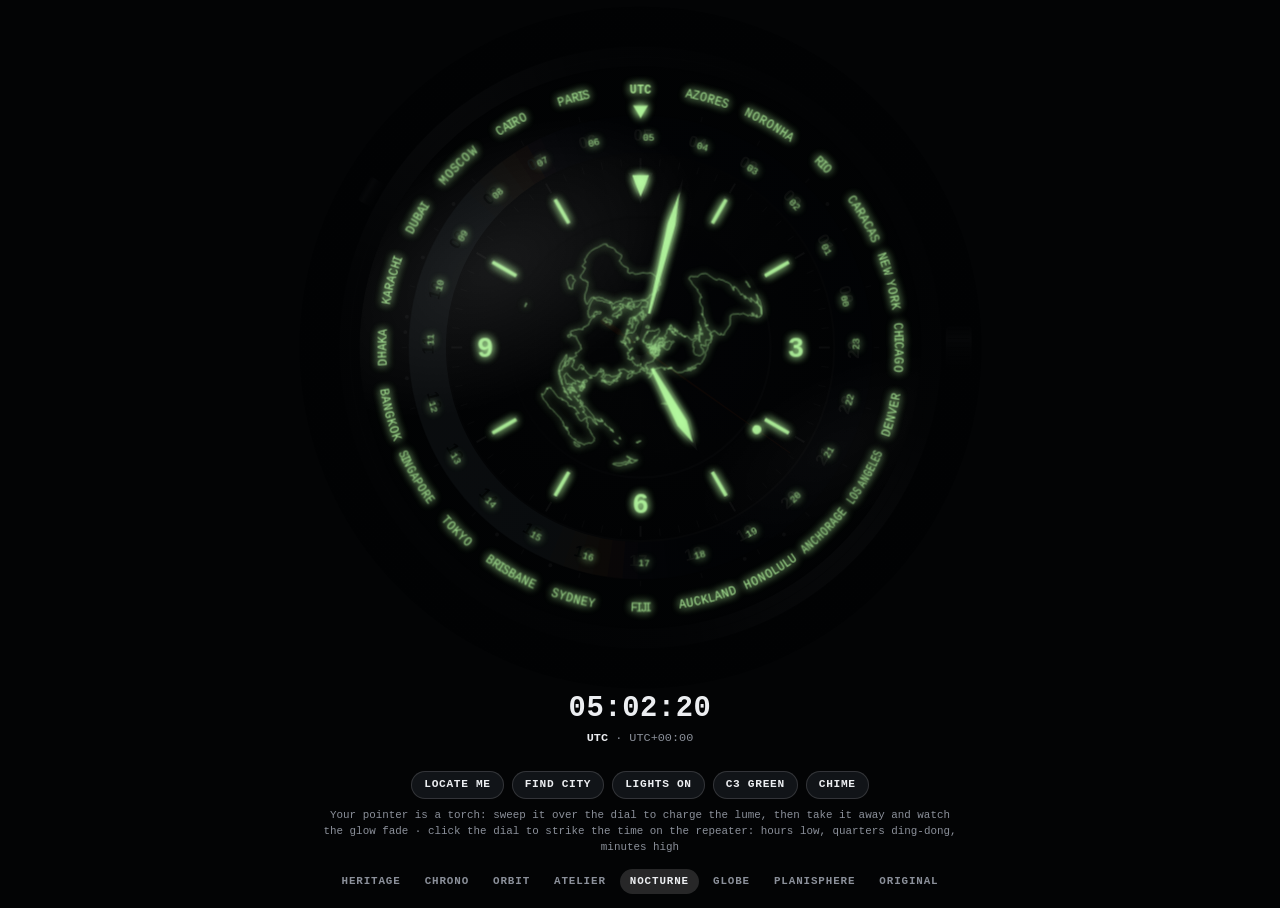
<file: nocturne.html>
<!DOCTYPE html>
<html lang="en" data-theme="dark">
<head>
  <meta charset="utf-8">
  <meta name="viewport" content="width=device-width, initial-scale=1, viewport-fit=cover">
  <title>World Timer · Nocturne</title>
  <meta name="description" content="A world timer in the dark: charge the lume with a torch, watch it fade, and strike the hours on a minute repeater.">
  <meta name="theme-color" content="#030405">
  <link rel="icon" href="data:image/svg+xml,%3Csvg xmlns='http://www.w3.org/2000/svg' viewBox='0 0 64 64'%3E%3Ccircle cx='32' cy='32' r='30' fill='%2317191d'/%3E%3Ccircle cx='32' cy='32' r='21' fill='%231e6aa8'/%3E%3Cpath d='M32 32V16M32 32l10 6' stroke='%23fff' stroke-width='4' stroke-linecap='round'/%3E%3Cpath d='M28 3h8l-4 7z' fill='%231e90ff'/%3E%3C/svg%3E">
  <link rel="stylesheet" href="css/base.css">
  <style>
    body { background: #030405; transition: background .8s; }
    body.lit { background: #14171c; }
    .wt { cursor: none; }
    body.lit .wt { cursor: auto; }
    .wt-glow use { transition: none; }
    #chime { min-height: 1.3em; font-size: .74rem; color: var(--muted); letter-spacing: .04em; }
    #chime b { color: var(--fg); }
  </style>
</head>
<body>
  <main>
    <div class="wt" id="watch"></div>
    <div class="readout">
      <div class="time" id="time">00:00:00</div>
      <div class="zone" id="zone"></div>
      <div id="chime" aria-live="polite"></div>
      <div class="chips" id="chips"></div>
    </div>
    <p class="hint">Your pointer is a torch: sweep it over the dial to charge the lume, then take it away and watch the glow fade · click the dial to strike the time on the repeater: hours low, quarters ding-dong, minutes high</p>
  </main>
  <script src="js/core.js"></script>
  <script src="js/site.js"></script>
  <script src="js/land.js"></script>
  <script src="js/watch.js"></script>
  <script src="js/page.js"></script>
  <script>
  (function () {
    var LUMES = { 'C3 green': '#b9ffa3', 'BGW9 blue': '#a4ecff', 'Amber': '#ffd596' };
    var lumeName = WT.hash.get().lume in LUMES ? WT.hash.get().lume : 'C3 green';
    var w = WT.createWatch(document.getElementById('watch'), {
      home: WT.homeFromHash(), glow: true, case: 'black', dial: 'noir', hands: 'sword', indices: 'field', map: 'outline', tapLapse: false
    });
    var dark = 1, lights = false, torch = { x: -9000, y: -9000, on: false }, grad, charge = {};

    function setup() {
      var G = w.G, defs = w.svg.querySelector('defs');
      grad = w.E('radialGradient', { id: 'torch', gradientUnits: 'userSpaceOnUse', cx: -9000, cy: -9000, r: 1700 }, defs);
      [[0, 0], [0.045, 0.02], [0.085, 0.55], [0.14, 0.9], [1, 0.955]].forEach(function (s) { var e = w.E('stop', { offset: s[0] }, grad); e.style.stopColor = '#010203'; e.style.stopOpacity = s[1]; });
      w.E('circle', { r: 566, fill: 'url(#torch)', 'pointer-events': 'none' }, G.dark);      // darkness over the watch only, so the controls stay readable
      paintLume();
    }
    function paintLume() {
      var c = LUMES[lumeName], st = w.G.glow.style;
      ['--lume', '--cityInk', '--ink', '--hand', '--accent', '--numLight', '--numDark', '--land', '--landEdge', '--sec'].forEach(function (v) { st.setProperty(v, c); });
    }
    setup(); w.on('build', setup);

    // ----- lume: every element holds its own charge -----
    function keyOf(it) { return it.id; }
    var lastT = performance.now();
    w.on('pointer', function (p, ev) { torch.x = p.x; torch.y = p.y; torch.on = p.r < 640; });
    w.host.addEventListener('pointerleave', function () { torch.on = false; });
    w.on('frame', function () {
      var now = performance.now(), dt = Math.min(0.1, (now - lastT) / 1000); lastT = now;
      dark += ((lights ? 0 : 1) - dark) * (1 - Math.exp(-dt / 0.35));
      w.G.dark.setAttribute('opacity', dark.toFixed(3)); w.G.glow.setAttribute('opacity', Math.min(1, dark * 1.15).toFixed(3));
      var lit = torch.on && !lights;
      grad.setAttribute('cx', lit ? torch.x.toFixed(1) : -9000); grad.setAttribute('cy', lit ? torch.y.toFixed(1) : -9000);
      w.glowItems.forEach(function (it) {
        if (!it.use) return;
        var k = keyOf(it), c = charge[k]; if (c == null) c = 0.9;
        var I = lights ? 0.7 : 0;
        if (lit) {
          var p = w.framePos(it), dx = p[0] - torch.x, dy = p[1] - torch.y, d = Math.sqrt(dx * dx + dy * dy);
          if (it.frame === 'land') d = Math.max(0, d - 170);
          if (it.frame === 'h' || it.frame === 'm') d = Math.max(0, d - 60);
          I = Math.exp(-(d * d) / (2 * 105 * 105));
        }
        c += (I * 3.2 * (1 - c) - 0.12 * c * c - 0.004 * c) * dt;      // quick charge, fast early fade, long afterglow
        c = WT.clamp(c, 0, 1); charge[k] = c;
        var o = Math.round(Math.pow(c, 0.75) * 100) / 100;
        if (o !== it.o) { it.o = o; it.use.setAttribute('opacity', o); }
      });
    });

    // ----- minute repeater -----
    var actx = null, chimeEl = document.getElementById('chime'), chiming = 0;
    function bell(t, f0, gain) {
      [[1, 1, 1.9], [2.76, 0.42, 1.1], [5.4, 0.18, 0.6], [8.93, 0.08, 0.3]].forEach(function (pp) {
        var o = actx.createOscillator(), g = actx.createGain();
        o.frequency.value = f0 * pp[0]; g.gain.setValueAtTime(0.0001, t); g.gain.exponentialRampToValueAtTime(gain * pp[1], t + 0.006); g.gain.exponentialRampToValueAtTime(0.0001, t + pp[2]);
        o.connect(g); g.connect(actx.destination); o.start(t); o.stop(t + pp[2] + 0.05);
      });
    }
    function repeat() {
      var l = WT.local(w.st.home.tz, WT.now()), h = l.h % 12 || 12, q = Math.floor(l.m / 15), m = l.m % 15;
      chimeEl.textContent = '';
      chimeEl.appendChild(WT.el('b', '', h + (h === 1 ? ' hour' : ' hours')));
      chimeEl.appendChild(document.createTextNode(' · ' + q + (q === 1 ? ' quarter' : ' quarters') + ' · ' + m + (m === 1 ? ' minute' : ' minutes')));
      try {
        actx = actx || new (window.AudioContext || window.webkitAudioContext)();
        if (actx.state === 'suspended') actx.resume();
        var t = Math.max(actx.currentTime + 0.08, chiming), LO = 659.25, HI = 830.61, i;
        for (i = 0; i < h; i++) { bell(t, LO, 0.16); t += 0.56; }
        if (q) t += 0.35;
        for (i = 0; i < q; i++) { bell(t, HI, 0.14); bell(t + 0.3, LO, 0.14); t += 0.86; }
        if (m) t += 0.35;
        for (i = 0; i < m; i++) { bell(t, HI, 0.14); t += 0.48; }
        chiming = t;
      } catch (e) { chimeEl.appendChild(document.createTextNode(' (no audio available)')); }
    }
    w.on('tap', function (kind) { if (kind === 'dial') repeat(); });

    var page = WT.page(w, { lapse: false });
    var bl = WT.chip(page.chips, 'Lights on', function (b) {
      lights = !lights; document.body.classList.toggle('lit', lights); document.documentElement.setAttribute('data-theme', 'dark');
      b.textContent = lights ? 'Lights off' : 'Lights on'; b.setAttribute('aria-pressed', lights);
    }, 'Room lights: charge everything at once, then switch off');
    WT.chip(page.chips, lumeName, function (b) {
      var n = Object.keys(LUMES); lumeName = n[(n.indexOf(lumeName) + 1) % n.length]; b.textContent = lumeName; paintLume(); WT.hash.set({ lume: lumeName === 'C3 green' ? null : lumeName });
    }, 'Lume compound');
    WT.chip(page.chips, 'Chime', repeat, 'Strike the time on the repeater');
    if (window.DeviceOrientationEvent && matchMedia('(hover: none)').matches) {
      WT.chip(page.chips, 'Tilt torch', function (b) {
        var go = function () {
          window.addEventListener('deviceorientation', function (ev) {
            if (ev.gamma == null) return;
            torch.x = WT.clamp(ev.gamma, -40, 40) / 40 * 430; torch.y = WT.clamp(ev.beta - 40, -40, 40) / 40 * 430; torch.on = true;
          });
          b.setAttribute('aria-pressed', true);
        };
        if (typeof DeviceOrientationEvent.requestPermission === 'function') DeviceOrientationEvent.requestPermission().then(function (r) { if (r === 'granted') go(); }).catch(function () { });
        else go();
      }, 'Steer the torch by tilting your phone');
    }
    WT.nav('nocturne.html');
    window.nocturne = { torch: torch, charge: charge, w: w, repeat: repeat, setLights: function (v) { if (v !== lights) bl.click(); } };
  })();
  </script>
</body>
</html>
</file>
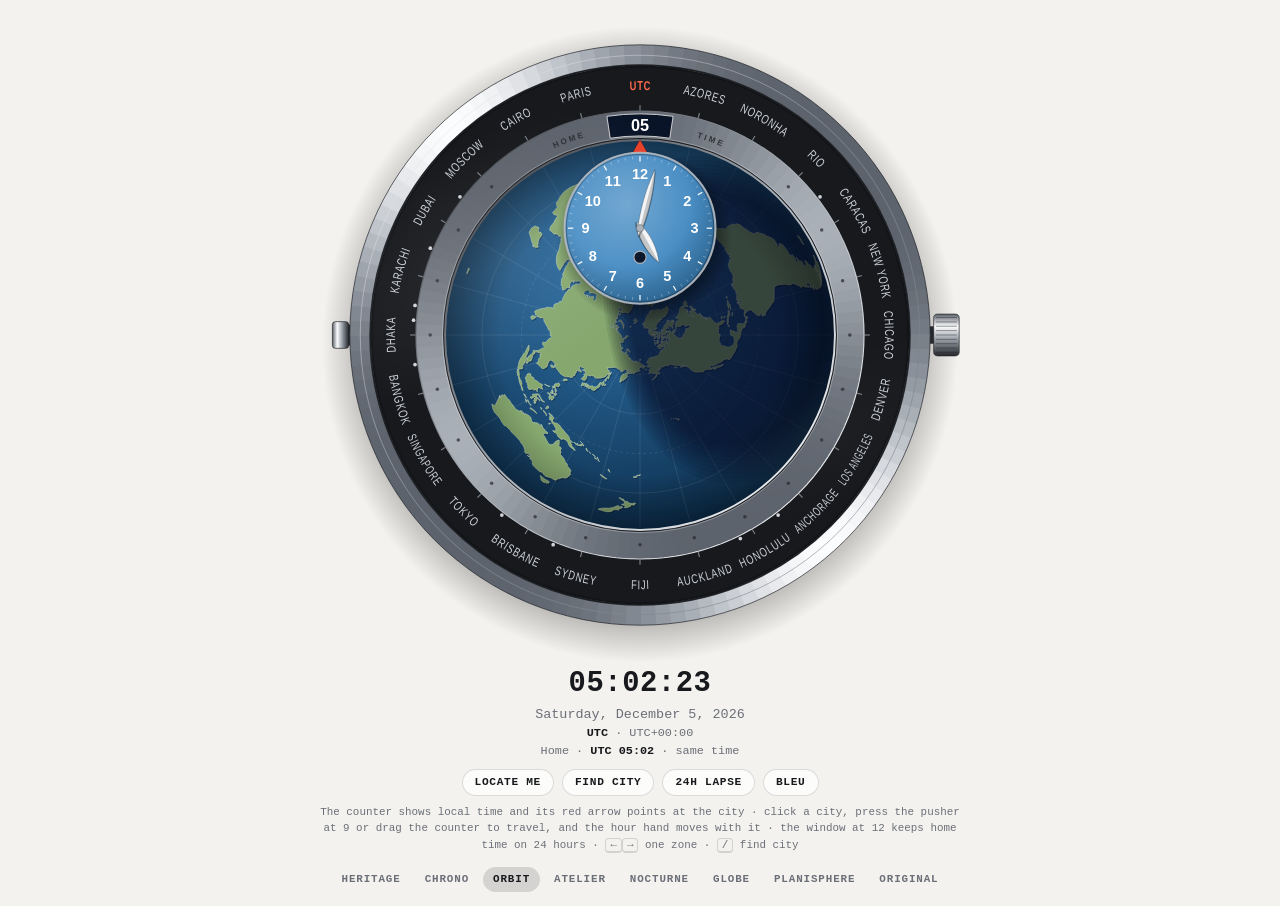
<file: orbit.html>
<!DOCTYPE html>
<html lang="en">
<head>
  <meta charset="utf-8">
  <meta name="viewport" content="width=device-width, initial-scale=1, viewport-fit=cover">
  <title>World Timer · Orbit</title>
  <meta name="description" content="A travelling-time world timer: a satellite counter glides around a fixed ring of cities showing local time, while a window at 12 keeps home time.">
  <link rel="icon" href="data:image/svg+xml,%3Csvg xmlns='http://www.w3.org/2000/svg' viewBox='0 0 64 64'%3E%3Ccircle cx='32' cy='32' r='30' fill='%2317191d'/%3E%3Ccircle cx='32' cy='32' r='21' fill='%231e6aa8'/%3E%3Cpath d='M32 32V16M32 32l10 6' stroke='%23fff' stroke-width='4' stroke-linecap='round'/%3E%3Cpath d='M28 3h8l-4 7z' fill='%231e90ff'/%3E%3C/svg%3E">
  <link rel="stylesheet" href="css/base.css">
  <style>
    :root { --chrome: 250px; }
    .wt-city.away text { fill: #ff6a4d; font-weight: 700; }
    .wt-city.wt-pip.away circle:last-child { fill: #ff6a4d; r: 5px; }
    .orb-sat { cursor: grab; touch-action: none; }      /* draggable by touch even where the page around it scrolls */
    .wt.dragging .orb-sat { cursor: grabbing; }
    #homeLine b { color: var(--fg); font-weight: 600; }
  </style>
</head>
<body>
  <main>
    <div class="wt" id="watch"></div>
    <div class="readout">
      <div class="time" id="time">00:00:00</div>
      <div class="date" id="date"></div>
      <div class="zone" id="zone"></div>
      <div class="zone" id="homeLine"></div>
      <div class="chips" id="chips"></div>
    </div>
    <p class="hint">The counter shows local time and its red arrow points at the city · click a city, press the pusher at 9 or drag the counter to travel, and the hour hand moves with it · the window at 12 keeps home time on 24 hours<span class="kb"> · <kbd>←</kbd><kbd>→</kbd> one zone · <kbd>/</kbd> find city</span></p>
  </main>
  <script src="js/core.js"></script>
  <script src="js/site.js"></script>
  <script src="js/land.js"></script>
  <script src="js/watch.js"></script>
  <script src="js/page.js"></script>
  <script>
  (function () {
    'use strict';
    var D2R = Math.PI / 180, RS = 130, RO = 184, RED = '#e8402a';      // counter radius, orbit radius
    var LOOKS = {
      'Bleu': { case: 'steel', dial: 'navy', map: 'relief', hands: 'leaf' },
      'Anthracite': { case: 'black', dial: 'noir', map: 'engraved', hands: 'sword' },
      'Nacre': { case: 'rose', dial: 'ivory', map: 'engraved', hands: 'leaf' },
      'Vert': { case: 'bronze', dial: 'forest', map: 'relief', hands: 'dauphine' }
    };
    var h0 = WT.hash.get(), lookName = h0.look in LOOKS ? h0.look : 'Bleu', look = LOOKS[lookName];
    function byName(n) { return WT.CITIES.filter(function (c) { return c.name === n; })[0]; }
    var away = WT.homeFromHash() || (h0.base && byName(h0.base)) || WT.localCity();      // where the counter is: local time
    function mod(a, n) { return ((a % n) + n) % n; }
    function f(n) { return Math.round(n * 100) / 100; }

    var w = WT.createWatch(document.getElementById('watch'), {
      home: (h0.base && byName(h0.base)) || WT.localCity(),          // home: the city at 12, whose hour shows in the window
      case: look.case, dial: look.dial, map: look.map, mapR: 336, dialR: 385, ring: 'none', indices: 'none', track: 'none',
      mainHands: false, seconds: false, pointer: false, earthDrag: false, tapLapse: false,
      zoneAngle: -90, zoneLabel: 'Pusher: move the counter one time zone east', cityClick: setAway, zoneStep: stepAway
    });
    var E = w.E, P = {}, listeners = [], drag = null, lastT = 0, skyMin = -1;
    var S = { aOff: WT.offsetMin(away.tz, WT.now()) / 60, mOff: 0, disc: null };
    S.mOff = mod(S.aOff * 60, 60);

    function decorate() {
      var G = w.G, C = WT.CASES[w.cfg.case], defs = w.svg.querySelector('defs'), i, g, t, p;
      var dark = WT.hex(C[1])[0] < 90, engr = dark ? C[0] : C[3];
      function grad(id, stops) { var gr = E('radialGradient', { id: id, cx: '42%', cy: '34%', r: '75%' }, defs); stops.forEach(function (s) { var e = E('stop', { offset: s[0] }, gr); e.style.stopColor = s[1]; if (s[2] != null) e.style.stopOpacity = s[2]; }); }
      var D = WT.DIALS[w.cfg.dial];
      grad('orbFace', [[0, WT.mix(D.dial0, '#ffffff', 0.2)], [0.55, D.dial0], [1, WT.mix(D.dial0, D.dial1, 0.6)]]);      // a shade lighter than the dial, so it reads as a separate disc
      var sh = E('radialGradient', { id: 'orbShadow' }, defs); [[0.68, 0.6], [1, 0]].forEach(function (s) { var e = E('stop', { offset: s[0] }, sh); e.style.stopColor = '#000'; e.style.stopOpacity = s[1]; });
      E('path', { d: w.wedge(343, 381, -8.6, 8.6) }, E('clipPath', { id: 'orbWin' }, defs));
      E('path', { id: 'orbTxL', d: arcPath(354, -29, -11) }, defs); E('path', { id: 'orbTxR', d: arcPath(354, 11, 29) }, defs);

      // rehaut: a metal ring between the map and the cities, with the home-time window cut in at 12
      var rh = E('g', { class: 'orb-rehaut' }, G.dial);
      for (i = 0; i < 120; i++) {
        var lobe = Math.pow(0.5 + 0.5 * Math.cos(2 * (i * 3 + 1.5 - 60) * D2R), 2);
        E('path', { d: w.wedge(338, 385, i * 3 - 0.2, i * 3 + 3.2), fill: WT.mix(C[2], C[1], lobe) }, rh);
      }
      E('circle', { r: 338, fill: 'none', stroke: C[3], 'stroke-width': 2.5 }, rh);
      E('circle', { r: 340.5, fill: 'none', stroke: C[0], 'stroke-width': 1, opacity: 0.5 }, rh);
      for (i = 0; i < 24; i++) if (i > 2 && i < 22) { p = w.pol(361.5, i * 15); E('circle', { cx: p[0], cy: p[1], r: 3, fill: engr, opacity: 0.7 }, rh); }
      [['orbTxL', 'HOME'], ['orbTxR', 'TIME']].forEach(function (x) {
        t = E('text', { 'font-size': 14, 'font-weight': 700, 'letter-spacing': 4, fill: engr, opacity: 0.85, 'text-anchor': 'middle', 'font-family': '"Avenir Next","Helvetica Neue","Segoe UI",Roboto,Arial,sans-serif' }, rh);
        E('textPath', { href: '#' + x[0], startOffset: '50%' }, t).textContent = x[1];
      });
      // the window: a 24-hour disc turns underneath and jumps on the hour
      P.winBg = E('path', { d: w.wedge(343, 381, -8.6, 8.6), fill: '#0d1016' }, rh);
      g = E('g', { 'clip-path': 'url(#orbWin)' }, rh);
      P.disc = E('g', { 'font-size': 28, 'font-weight': 700, 'text-anchor': 'middle', 'font-family': '"Avenir Next","Helvetica Neue","Segoe UI",Roboto,Arial,sans-serif' }, g);
      for (i = 0; i < 24; i++) E('text', { y: 10, transform: 'rotate(' + (i * 15) + ') translate(0 -362)' }, P.disc).textContent = WT.pad(i);
      E('path', { d: w.wedge(343, 381, -8.6, 8.6), fill: 'none', stroke: '#000', 'stroke-width': 4, opacity: 0.35 }, g);
      E('path', { d: w.wedge(343, 381, -8.6, 8.6), fill: 'none', stroke: C[0], 'stroke-width': 1.5, opacity: 0.9 }, rh);

      // where the counter's city really is on the map
      p = w.mapXY(away.lat, away.lon);
      P.dot = E('circle', { r: 5, fill: RED, stroke: '#fff', 'stroke-width': 1.6, 'pointer-events': 'none' }, G.map);

      // the travelling counter: floats over the map, stays upright, and carries its own arrow round its rim
      P.sh = E('circle', { r: RS + 22, fill: 'url(#orbShadow)', 'pointer-events': 'none' }, G.over);
      P.sat = E('g', { class: 'orb-sat', role: 'img', 'aria-label': 'Local time counter' }, G.over);
      P.arrow = E('g', {}, P.sat);
      E('path', { d: 'M-15 ' + (-(RS - 4)) + 'L15 ' + (-(RS - 4)) + 'L0 ' + (-(RS + 23)) + 'Z', fill: RED, stroke: 'rgba(0,0,0,.45)', 'stroke-width': 1, 'stroke-linejoin': 'round' }, P.arrow);
      E('circle', { r: RS, fill: 'url(#orbFace)', stroke: C[1], 'stroke-width': 3.5 }, P.sat);
      E('circle', { r: RS - 3, fill: 'none', stroke: 'rgba(0,0,0,.35)', 'stroke-width': 1.5 }, P.sat);
      var tk = E('g', { stroke: 'var(--ink)' }, P.sat);
      for (i = 0; i < 60; i++) { var maj = i % 5 === 0, a = w.pol(RS - (maj ? 15 : 11), i * 6), b = w.pol(RS - 6, i * 6); E('line', { x1: a[0], y1: a[1], x2: b[0], y2: b[1], 'stroke-width': maj ? 2.2 : 1, opacity: maj ? 0.95 : 0.55 }, tk); }
      var nm = E('g', { fill: 'var(--ink)', 'font-size': 25, 'font-weight': 600, 'text-anchor': 'middle', 'font-family': '"Avenir Next","Helvetica Neue","Segoe UI",Roboto,Arial,sans-serif' }, P.sat);
      for (i = 1; i <= 12; i++) { p = w.pol(RS - 36, i * 30); E('text', { x: p[0], y: p[1] + 9 }, nm).textContent = i; }
      P.sky = E('circle', { cy: 50, r: 10.5, stroke: C[1], 'stroke-width': 2 }, P.sat);                   // day or night where the counter is
      function hand(L, W, T) {
        var s = WT.handShape(look.hands, L, W, T), hg = E('g', {}, P.sat);
        E('path', { d: s.d, transform: 'translate(2 3)', opacity: 0.28, 'fill-rule': s.evenodd ? 'evenodd' : null }, hg);
        E('path', { d: s.d, fill: 'var(--hand)', stroke: 'rgba(0,0,0,.45)', 'stroke-width': 0.8, 'fill-rule': s.evenodd ? 'evenodd' : null }, hg);
        if (s.facet) E('path', { d: s.facet, fill: 'rgba(0,0,0,.2)' }, hg);
        if (s.lume) E('path', { d: s.lume, fill: 'var(--lume)' }, hg);
        return hg;
      }
      P.hh = hand(68, 8, 11); P.mh = hand(104, 6, 14);
      E('circle', { r: 6.5, fill: C[1], stroke: 'rgba(0,0,0,.5)', 'stroke-width': 0.8 }, P.sat);
      P.sat.addEventListener('pointerdown', grab);
      S.disc = null; skyMin = -1; mark();
    }
    function arcPath(r, a0, a1) { var p0 = w.pol(r, a0), p1 = w.pol(r, a1); return 'M' + p0 + 'A' + r + ' ' + r + ' 0 0 1 ' + p1; }

    // ----- travelling -----
    function mark() {
      var slot = WT.wrapOff(WT.offsetMin(away.tz, WT.now()) / 60);
      w.cityEls.forEach(function (c) { c.g.classList.toggle('away', Math.abs(c.e.slot - slot) < 1e-6); });
      if (P.dot) { var p = w.mapXY(away.lat, away.lon); P.dot.setAttribute('cx', f(p[0])); P.dot.setAttribute('cy', f(p[1])); P.dot.setAttribute('display', away.guessed ? 'none' : null); }
    }
    function setAway(city) { if (!city) return; away = city; shimSt.home = city; mark(); listeners.forEach(function (fn) { fn(city); }); }
    function stepAway(dir) {
      var cur = WT.wrapOff(WT.offsetMin(away.tz, WT.now()) / 60), best = null, bd = 99;
      w.zones.ring.forEach(function (e) { var d = mod((e.slot - cur) * dir, 24); if (d > 1e-6 && d < bd) { bd = d; best = e; } });
      if (best) setAway(best.city);
    }
    function angleOf(ev) { var r = w.svg.getBoundingClientRect(); return Math.atan2((ev.clientX - r.left) / r.width - 0.5, -((ev.clientY - r.top) / r.height - 0.5)) / D2R; }
    function grab(ev) {             // drag the counter round the ring; it settles on the nearest zone
      if (ev.button) return;
      ev.stopPropagation(); ev.preventDefault();
      drag = { a: angleOf(ev), moved: 0 }; w.host.classList.add('dragging');
      window.addEventListener('pointermove', move); window.addEventListener('pointerup', drop); window.addEventListener('pointercancel', drop);
    }
    function move(ev) { var a = angleOf(ev), da = mod(a - drag.a + 180, 360) - 180; drag.a = a; drag.moved += Math.abs(da); S.aOff -= da / 15; }
    function drop() {
      window.removeEventListener('pointermove', move); window.removeEventListener('pointerup', drop); window.removeEventListener('pointercancel', drop);
      var moved = drag.moved; drag = null; w.host.classList.remove('dragging');
      if (moved < 2) return;
      var cur = WT.wrapOff(S.aOff), best = null, bd = 99;
      w.cityEls.forEach(function (c) { var d = Math.abs(mod(c.e.slot - cur + 12, 24) - 12); if (d < bd) { bd = d; best = c; } });
      if (best) setAway(best.e.city);
    }

    var homeLine = document.getElementById('homeLine');
    w.on('zones', mark);
    w.on('frame', function (st, ms) {
      var now = performance.now(), dt = Math.min(0.1, (now - lastT) / 1000 || 0.016), k = 1 - Math.exp(-dt / 0.2); lastT = now;
      var offMin = WT.offsetMin(away.tz, ms), tgt = offMin / 60;
      if (!drag) {
        tgt += 24 * Math.round((S.aOff - tgt) / 24);
        S.aOff = Math.abs(tgt - S.aOff) < 0.0008 ? tgt : S.aOff + (tgt - S.aOff) * k;
        var mt = mod(offMin, 60), dm = mod(mt - S.mOff + 30, 60) - 30; S.mOff = Math.abs(dm) < 0.02 ? mt : mod(S.mOff + dm * k, 60);
      }
      var ang = mod((st.off - S.aOff) * 15, 360), p = w.pol(RO, ang), utcH = mod(ms, 86400000) / 3600000;
      P.sat.setAttribute('transform', 'translate(' + p[0] + ' ' + p[1] + ')'); P.sh.setAttribute('transform', 'translate(' + (p[0] + 7) + ' ' + (p[1] + 13) + ')');
      P.arrow.setAttribute('transform', 'rotate(' + f(ang) + ')');
      P.hh.setAttribute('transform', 'rotate(' + f(mod(utcH + S.aOff, 12) * 30) + ')');
      P.mh.setAttribute('transform', 'rotate(' + f(mod(mod(ms, 3600000) / 60000 + S.mOff, 60) * 6) + ')');
      S.ang = ang;
      // home hour: the disc jumps on the hour
      var hl = WT.local(st.home.tz, ms), dA = hl.h * 15;
      if (S.disc == null) S.disc = dA;
      var dd = mod(dA - S.disc + 180, 360) - 180; S.disc = Math.abs(dd) < 0.05 ? dA : mod(S.disc + dd * (1 - Math.exp(-dt / 0.07)), 360);
      P.disc.setAttribute('transform', 'rotate(' + f(-S.disc) + ')');
      var min = Math.floor(ms / 60000) + away.name + st.home.name;
      if (min !== skyMin) {
        skyMin = min;
        var sun = WT.sun(ms), ch = WT.ramp(WT.SKY, WT.elevation(sun, st.home.lat, st.home.lon)), ca = WT.ramp(WT.SKY, WT.elevation(sun, away.lat, away.lon));
        P.winBg.setAttribute('fill', ch.css); P.disc.setAttribute('fill', ch.lum > 0.58 ? '#141a24' : '#ffffff'); P.sky.setAttribute('fill', ca.css);
        var diff = offMin - hl.off, ad = Math.abs(diff);
        homeLine.textContent = 'Home · ';
        homeLine.appendChild(WT.el('b', '', st.home.name + ' ' + WT.fmtTime(hl)));
        homeLine.appendChild(document.createTextNode(diff === 0 ? ' · same time' : ' · local is ' + Math.floor(ad / 60) + 'h' + (ad % 60 ? ' ' + (ad % 60) + 'm' : '') + (diff > 0 ? ' ahead' : ' behind')));
      }
    });
    decorate(); w.on('build', decorate);

    // js/page.js drives the readout, search and keys; for it, "home" is the counter's city
    var shimSt = { home: away }, shim = {
      st: shimSt, get svg() { return w.svg; },
      on: function (n, fn) { if (n === 'frame') w.on('frame', function (st, ms) { fn(shimSt, ms); }); else if (n === 'home') listeners.push(fn); else w.on(n, fn); return shim; },
      setHome: setAway, step: stepAway, local: function () { setAway(WT.localCity()); },
      reset: w.reset, timelapse: w.timelapse, cancelAnim: w.cancelAnim
    };
    var page = WT.page(shim), names = Object.keys(LOOKS);
    var bHome = WT.chip(page.chips, 'Set as home', function () { w.setHome(away); WT.hash.set({ base: away.tz === WT.localTz() ? null : away.name }); skyMin = -1; }, 'Make the counter’s city the home city at 12');
    listeners.push(function () { skyMin = -1; });
    w.on('frame', function (st) { bHome.hidden = WT.offsetMin(st.home.tz, WT.now()) === WT.offsetMin(away.tz, WT.now()); });
    WT.chip(page.chips, lookName, function (b) {
      lookName = names[(names.indexOf(lookName) + 1) % names.length]; look = LOOKS[lookName]; b.textContent = lookName;
      WT.hash.set({ look: lookName === 'Bleu' ? null : lookName }); w.set({ case: look.case, dial: look.dial, map: look.map });
    }, 'Change the look');
    WT.nav('orbit.html');
    window.orbit = { w: w, S: S, P: P, get away() { return away; }, setAway: setAway };
  })();
  </script>
</body>
</html>
</file>
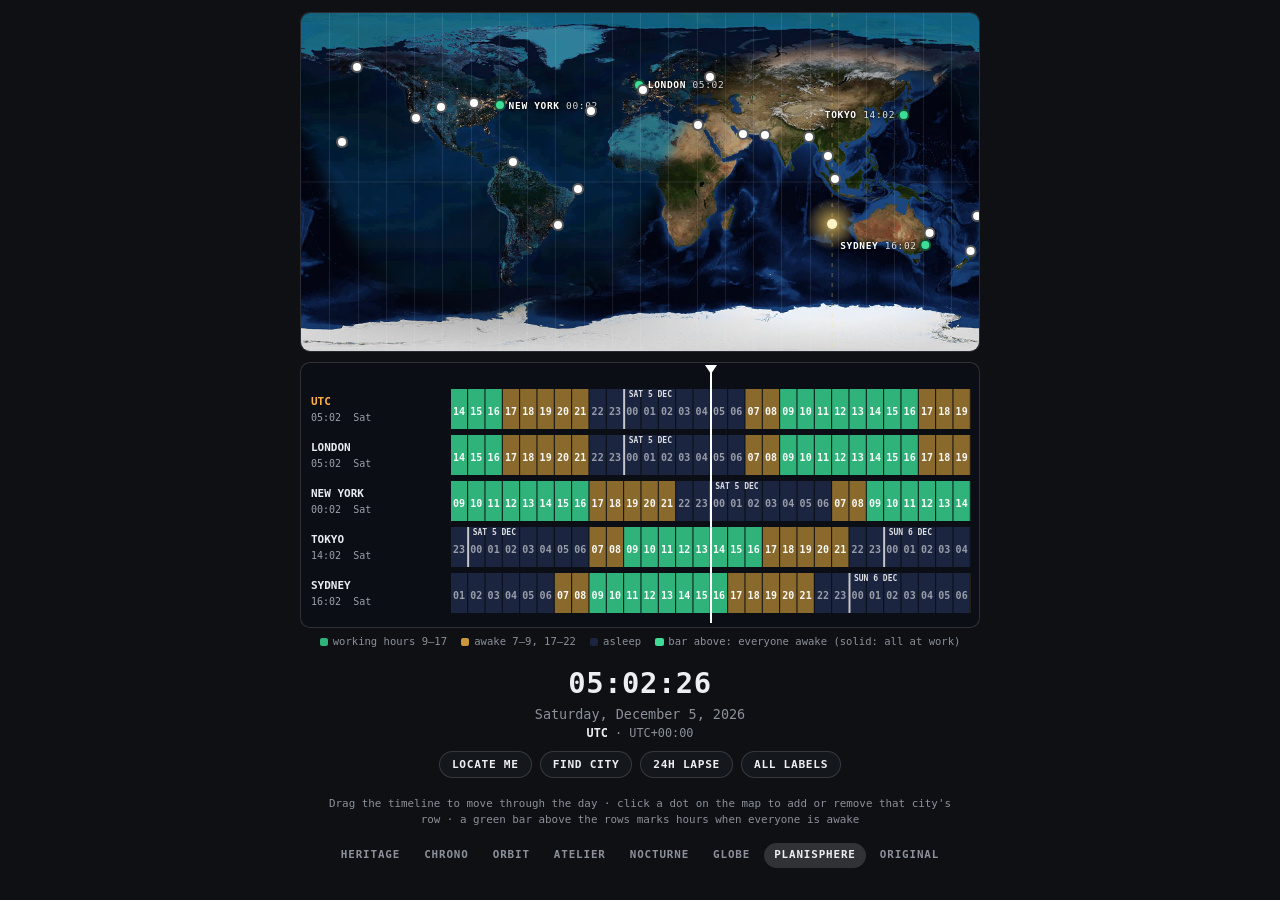
<file: planisphere.html>
<!DOCTYPE html>
<html lang="en" data-theme="dark">
<head>
  <meta charset="utf-8">
  <meta name="viewport" content="width=device-width, initial-scale=1, viewport-fit=cover">
  <title>World Timer · Planisphere</title>
  <meta name="description" content="A live sunlight map of the Earth with a draggable multi-city timeline for finding meeting times.">
  <meta name="theme-color" content="#0e1014">
  <link rel="icon" href="data:image/svg+xml,%3Csvg xmlns='http://www.w3.org/2000/svg' viewBox='0 0 64 64'%3E%3Ccircle cx='32' cy='32' r='30' fill='%2317191d'/%3E%3Ccircle cx='32' cy='32' r='21' fill='%231e6aa8'/%3E%3Cpath d='M32 32V16M32 32l10 6' stroke='%23fff' stroke-width='4' stroke-linecap='round'/%3E%3Cpath d='M28 3h8l-4 7z' fill='%231e90ff'/%3E%3C/svg%3E">
  <link rel="stylesheet" href="css/base.css">
  <style>
    html, body { height: auto; }
    main { flex: none; justify-content: flex-start; gap: 10px; padding-top: 12px; }
    .sheet { width: min(100%, 1120px, max(620px, calc((100dvh - 560px) * 2))); }
    .map { position: relative; width: 100%; aspect-ratio: 2; border-radius: 10px; overflow: hidden; border: 1px solid var(--line); background: #060a12; }
    .map canvas { position: absolute; inset: 0; width: 100%; height: 100%; display: block; }
    .pin { position: absolute; transform: translate(-5px, -5px); display: flex; pointer-events: none; align-items: center; gap: 5px; background: none; border: 0; padding: 0; cursor: pointer; color: #fff; font: 600 9.5px/1 var(--mono); letter-spacing: .07em; text-transform: uppercase; white-space: nowrap; text-shadow: 0 0 3px #000, 0 0 5px #000; }
    .pin::before { content: ''; width: 8px; height: 8px; border-radius: 50%; background: #fff; border: 2px solid rgba(0, 0, 0, .65); box-sizing: content-box; flex: none; margin: -2px; }
    .pin i { font-style: normal; font-weight: 400; opacity: .85; font-variant-numeric: tabular-nums; }
    .pin span { opacity: 0; transition: opacity .15s; }
    .pin.on span, .pin:hover span, .pin:focus-visible span, .map.all .pin span { opacity: 1; }
    .pin::after { content: ''; position: absolute; left: -8px; top: 50%; width: 24px; height: 24px; margin-top: -12px; border-radius: 50%; pointer-events: auto; }      /* only the dot takes clicks, so hidden labels never cover a neighbour */
    .pin.left::after { left: auto; right: -8px; }
    .pin.on span, .pin:hover span, .map.all .pin span { pointer-events: auto; }
    .pin.on::before { background: #3ddc97; }
    .pin.home::before { background: #ffb347; width: 10px; height: 10px; }
    .pin.left { flex-direction: row-reverse; transform: translate(calc(-100% + 5px), -5px); }
    .pin:focus-visible { outline: 2px solid var(--accent); outline-offset: 3px; border-radius: 4px; }
    .planner { position: relative; width: 100%; margin-top: 10px; border: 1px solid var(--line); border-radius: 10px; overflow: hidden; touch-action: pan-y; cursor: grab; user-select: none; -webkit-user-select: none; background: #0b0e14; }
    .planner.drag { cursor: grabbing; }
    .planner canvas { display: block; width: 100%; }
    .legend { display: flex; gap: 14px; justify-content: center; flex-wrap: wrap; font-size: .66rem; color: var(--muted); margin-top: 6px; }
    .legend span::before { content: ''; display: inline-block; width: .8em; height: .8em; border-radius: 2px; margin-right: .45em; vertical-align: -1px; background: var(--c); }
    .readout { min-height: 0; }
    html.embed .sheet { width: min(100%, 880px); min-width: 0; }
    @media (max-width: 600px) { .pin { font-size: 8px; } .pin i { display: none; } }
  </style>
</head>
<body>
  <main>
    <div class="sheet">
      <div class="map" id="map"><canvas id="mapc" aria-label="Sunlight map of the Earth"></canvas><div id="pins"></div></div>
      <div class="planner" id="planner" tabindex="0" role="slider" aria-label="Timeline: drag or use the arrow keys to move through time"><canvas id="plan"></canvas></div>
      <div class="legend"><span style="--c:#2fb37a">working hours 9–17</span><span style="--c:#c7973a">awake 7–9, 17–22</span><span style="--c:#1b2540">asleep</span><span style="--c:#3ddc97">bar above: everyone awake (solid: all at work)</span></div>
    </div>
    <div class="readout">
      <div class="time" id="time">00:00:00</div>
      <div class="date" id="date"></div>
      <div class="zone" id="zone"></div>
      <div class="chips" id="chips"></div>
    </div>
    <p class="hint">Drag the timeline to move through the day · click a dot on the map to add or remove that city's row · a green bar above the rows marks hours when everyone is awake</p>
  </main>
  <script src="js/core.js"></script>
  <script src="js/site.js"></script>
  <script src="js/earth-tex.js"></script>
  <script src="js/page.js"></script>
  <script>
  (function () {
    'use strict';
    var D2R = Math.PI / 180, TW = 1024, TH = 512, localTz = WT.localTz(), listeners = {};
    var S = { home: WT.homeFromHash() || WT.localCity(), lapse: null, resetting: false, pins: [], lastTp: 0 };
    function emit(n, a, b) { (listeners[n] || []).forEach(function (f) { f(a, b); }); }
    function byName(n) { return WT.CITIES.filter(function (c) { return c.name === n; })[0]; }
    var hp = WT.hash.get().pins;
    S.pins = (hp ? hp.split(',').map(byName).filter(Boolean) : ['London', 'New York', 'Tokyo', 'Sydney'].map(byName)).filter(function (c) { return c.name !== S.home.name; }).slice(0, 6);

    var shim = {
      st: S, svg: document.getElementById('mapc'), on: function (n, f) { (listeners[n] = listeners[n] || []).push(f); return shim; },
      setHome: function (c) { if (!c) return; S.pins = S.pins.filter(function (p) { return p.name !== c.name; }); S.home = c; emit('home', c); buildPins(); dirty = true; },
      local: function () { shim.setHome(WT.localCity()); },
      step: function (dir) { WT.skew(WT.skew() + dir * 3600000); shim.cancelAnim(); },
      cancelAnim: function () { S.lapse = null; S.resetting = false; },
      reset: function () { S.lapse = null; var s = WT.skew() % 86400000; if (s > 43200000) s -= 86400000; if (s < -43200000) s += 86400000; WT.skew(s); S.resetting = true; },
      timelapse: function () { if (S.lapse) { WT.skew(S.lapse.base); S.lapse = null; return; } S.resetting = false; S.lapse = { t0: performance.now(), base: WT.skew() }; }
    };
    function togglePin(c) {
      if (c.name === S.home.name) return;
      var i = S.pins.map(function (p) { return p.name; }).indexOf(c.name);
      if (i >= 0) S.pins.splice(i, 1); else { S.pins.push(c); if (S.pins.length > 6) S.pins.shift(); }
      WT.hash.set({ pins: S.pins.map(function (p) { return p.name; }).join(',') }); buildPins(); dirty = true;
    }

    // ---------- sunlight map: blend NASA day and night imagery per pixel by the sun's height ----------
    var mapc = document.getElementById('mapc'), mx = mapc.getContext('2d'), off = document.createElement('canvas'), ox = off.getContext('2d');
    off.width = TW; off.height = TH;
    var dayPx = null, nightPx = null, out = ox.createImageData(TW, TH), sunKey = '', dirty = true;
    function load(src, cb) {
      var im = new Image(); im.onload = function () { var c = document.createElement('canvas'); c.width = TW; c.height = TH; var x = c.getContext('2d'); x.drawImage(im, 0, 0, TW, TH); cb(x.getImageData(0, 0, TW, TH).data); }; im.src = src;
    }
    load(WT_TEX.day, function (d) { dayPx = d; sunKey = ''; }); load(WT_TEX.night, function (d) { nightPx = d; sunKey = ''; });
    var cosTab = new Float32Array(TW);
    function composite(sun) {
      if (!dayPx || !nightPx) return false;
      var sd = Math.sin(sun.lat * D2R), cd = Math.cos(sun.lat * D2R), o = out.data, x, y, i = 0;
      for (x = 0; x < TW; x++) cosTab[x] = Math.cos(((x + 0.5) / TW * 360 - 180 - sun.lon) * D2R);
      for (y = 0; y < TH; y++) {
        var la = (90 - (y + 0.5) / TH * 180) * D2R, a = Math.sin(la) * sd, b = Math.cos(la) * cd;
        for (x = 0; x < TW; x++, i += 4) {
          var s = a + b * cosTab[x], t = s <= -0.14 ? 0 : s >= 0.1 ? 1 : (s + 0.14) / 0.24; t = t * t * (3 - 2 * t);
          var u = 1 - t, lit = 0.72 + 0.28 * (s > 0 ? Math.min(1, s * 1.6) : 0), warm = 4 * t * u;      // warm tint along the terminator
          o[i] = dayPx[i] * t * lit * (1 + 0.25 * warm) + (nightPx[i] * 1.9 + dayPx[i] * 0.10) * u;
          o[i + 1] = dayPx[i + 1] * t * lit + (nightPx[i + 1] * 1.7 + dayPx[i + 1] * 0.11) * u;
          o[i + 2] = dayPx[i + 2] * t * lit * (1 - 0.2 * warm) + (nightPx[i + 2] * 1.4 + dayPx[i + 2] * 0.16) * u;
          o[i + 3] = 255;
        }
      }
      ox.putImageData(out, 0, 0); return true;
    }
    function drawMap(ms) {
      var sun = WT.sun(ms), key = Math.round(sun.lon * 5) + ':' + Math.round(sun.lat * 10), dpr = Math.min(2, window.devicePixelRatio || 1);
      var w = Math.round(mapc.clientWidth * dpr), h = Math.round(mapc.clientHeight * dpr);
      if (key === sunKey && mapc.width === w && !dirty) return;
      if (key !== sunKey) { if (!composite(sun)) return; sunKey = key; }
      mapc.width = w; mapc.height = h; dirty = false;
      mx.imageSmoothingQuality = 'high'; mx.drawImage(off, 0, 0, w, h);
      mx.lineWidth = dpr; mx.strokeStyle = 'rgba(255,255,255,.09)'; mx.beginPath();
      for (var i = 1; i < 24; i++) { var gx = Math.round(i / 24 * w) + 0.5; mx.moveTo(gx, 0); mx.lineTo(gx, h); }
      mx.moveTo(0, h / 2); mx.lineTo(w, h / 2); mx.stroke();
      // the point with the sun overhead, and the meridian where it is solar noon
      var sx = (sun.lon + 180) / 360 * w, sy = (90 - sun.lat) / 180 * h;
      mx.strokeStyle = 'rgba(255,214,102,.4)'; mx.setLineDash([4 * dpr, 6 * dpr]); mx.beginPath(); mx.moveTo(sx, 0); mx.lineTo(sx, h); mx.stroke(); mx.setLineDash([]);
      var g = mx.createRadialGradient(sx, sy, 0, sx, sy, 26 * dpr); g.addColorStop(0, 'rgba(255,236,170,.95)'); g.addColorStop(0.25, 'rgba(255,214,102,.55)'); g.addColorStop(1, 'rgba(255,214,102,0)');
      mx.fillStyle = g; mx.beginPath(); mx.arc(sx, sy, 26 * dpr, 0, 7); mx.fill();
      mx.fillStyle = '#fff3c4'; mx.beginPath(); mx.arc(sx, sy, 5 * dpr, 0, 7); mx.fill();
    }

    // ---------- city pins ----------
    var pinsEl = document.getElementById('pins'), mapEl = document.getElementById('map'), pinEls = [];
    function buildPins() {
      var z = WT.zones(WT.now()), list = [S.home].concat(S.pins);
      z.ring.forEach(function (e) { if (!list.some(function (c) { return c.name === e.city.name; })) list.push(e.city); });
      pinsEl.textContent = ''; pinEls = [];
      list.forEach(function (c) {
        if (c.guessed) return;
        var b = document.createElement('button'), on = S.pins.indexOf(c) >= 0, home = c === S.home; b.type = 'button';
        b.className = 'pin' + (home ? ' home on' : on ? ' on' : '') + (c.lon > 120 ? ' left' : '');
        b.style.left = ((c.lon + 180) / 360 * 100) + '%'; b.style.top = ((90 - c.lat) / 180 * 100) + '%';
        var sp = document.createElement('span'), t = document.createElement('i'); sp.appendChild(document.createTextNode(c.name + ' ')); sp.appendChild(t); b.appendChild(sp);
        b.title = home ? c.name + ' (home)' : (on ? 'Remove ' : 'Add ') + c.name + (on ? ' from' : ' to') + ' the timeline';
        b.setAttribute('aria-label', b.title); b.setAttribute('aria-pressed', on || home);
        b.addEventListener('click', function () { togglePin(c); });
        pinsEl.appendChild(b); pinEls.push({ t: t, c: c });
      });
    }

    // ---------- planner: one strip per city, every strip aligned on the same instant ----------
    var planEl = document.getElementById('planner'), plan = document.getElementById('plan'), px = plan.getContext('2d'), ROW = 46, HEAD = 26, LABW = 0;
    function band(h) { return h >= 9 && h < 17 ? 2 : h >= 7 && h < 22 ? 1 : 0; }
    var BAND = ['#1b2540', '#8a6a2c', '#249164'], BAND_HI = ['#232f52', '#c7973a', '#2fb37a'];
    function drawPlan(ms) {
      var rows = [S.home].concat(S.pins), dpr = Math.min(2, window.devicePixelRatio || 1), cw = planEl.clientWidth, chh = HEAD + rows.length * ROW + 8;
      if (plan.width !== Math.round(cw * dpr) || plan.height !== Math.round(chh * dpr)) { plan.width = Math.round(cw * dpr); plan.height = Math.round(chh * dpr); plan.style.height = chh + 'px'; }
      px.setTransform(dpr, 0, 0, dpr, 0, 0); px.clearRect(0, 0, cw, chh);
      LABW = cw < 520 ? 96 : 150;
      var x0 = LABW, W = cw - LABW - 8, HOURS = cw < 520 ? 18 : 30, pph = W / HOURS, cx = x0 + W / 2;      // window of HOURS hours centred on the cursor
      px.font = '600 10px ' + getComputedStyle(document.body).fontFamily; px.textBaseline = 'middle';
      var awake = [];                                                    // per absolute hour: is everyone awake / at work?
      rows.forEach(function (c, r) {
        var l = WT.local(c.tz, ms), y = HEAD + r * ROW, first = Math.floor(l.hours - HOURS / 2), days = [];
        px.save(); px.beginPath(); px.rect(x0, y, W, ROW - 6); px.clip();
        for (var k = first; k <= first + HOURS + 1; k++) {
          var hx = cx + (k - l.hours) * pph, h = ((k % 24) + 24) % 24, bd = band(h), abs = Math.round((ms - l.ms - l.s * 1000 - l.m * 60000 + (k - l.h) * 3600000) / 3600000);
          px.fillStyle = bd === 2 ? BAND_HI[2] : BAND[bd]; px.fillRect(hx + 0.5, y, pph - 1, ROW - 6);
          if (h === 0) { px.fillStyle = 'rgba(255,255,255,.75)'; px.fillRect(hx - 0.5, y, 2, ROW - 6); }
          if (pph > 15 || h % 3 === 0) { px.fillStyle = bd === 0 ? 'rgba(255,255,255,.55)' : 'rgba(255,255,255,.95)'; px.textAlign = 'center'; px.fillText(WT.pad(h), hx + pph / 2, y + (ROW - 6) / 2 + 3); }
          if (h === 0) days.push([hx, new Date(l.d.getTime() + (k - l.h) * 3600000)]);
          (awake[abs] = awake[abs] || { n: 0, w: 0, x: hx }); awake[abs].n += bd > 0 ? 1 : 0; awake[abs].w += bd === 2 ? 1 : 0;
        }
        px.font = '600 8px ' + px.font.split('px ')[1]; px.textAlign = 'left'; px.fillStyle = 'rgba(255,255,255,.85)';
        days.forEach(function (d) { px.fillText(WT.fmtDate(d[1], true).toUpperCase(), d[0] + 5, y + 6); });      // day changes, drawn over the cells
        px.restore();
        px.textAlign = 'left'; px.fillStyle = c === S.home ? '#ffb347' : '#e9ecf1'; px.font = '600 11px ' + px.font.split('px ')[1];
        px.fillText(c.name.toUpperCase().slice(0, cw < 520 ? 11 : 16), 10, y + 13);
        px.fillStyle = '#9aa0ab'; px.font = '500 10px ' + px.font.split('px ')[1];
        px.fillText(WT.fmtTime(l) + '  ' + WT.fmtDate(l.d, true).slice(0, 3), 10, y + 29); px.font = '600 10px ' + px.font.split('px ')[1];
      });
      // header: columns where everyone is awake (hollow) or everyone is at work (solid)
      Object.keys(awake).forEach(function (k) {
        var a = awake[k]; if (a.x < x0 - pph || a.x > x0 + W) return;
        if (a.n === rows.length) { px.fillStyle = a.w === rows.length ? '#3ddc97' : 'rgba(61,220,151,.38)'; px.beginPath(); px.moveTo(Math.max(x0, a.x + 2), HEAD - 5); px.lineTo(Math.min(x0 + W, a.x + pph - 2), HEAD - 5); px.lineTo(Math.min(x0 + W, a.x + pph - 2), HEAD - 11); px.lineTo(Math.max(x0, a.x + 2), HEAD - 11); px.fill(); }
      });
      px.fillStyle = '#fff'; px.fillRect(cx - 1, 4, 2, chh - 8);
      px.beginPath(); px.moveTo(cx - 6, 2); px.lineTo(cx + 6, 2); px.lineTo(cx, 11); px.fill();
      planEl.setAttribute('aria-valuetext', WT.fmtTime(WT.local(S.home.tz, ms)) + ' in ' + S.home.name);
      planEl._pph = pph;
    }
    var dragX = null;
    planEl.addEventListener('pointerdown', function (ev) { dragX = ev.clientX; planEl.classList.add('drag'); planEl.setPointerCapture(ev.pointerId); shim.cancelAnim(); });
    planEl.addEventListener('pointermove', function (ev) { if (dragX == null) return; WT.skew(WT.skew() - (ev.clientX - dragX) / planEl._pph * 3600000); dragX = ev.clientX; });
    var end = function () { dragX = null; planEl.classList.remove('drag'); };
    planEl.addEventListener('pointerup', end); planEl.addEventListener('pointercancel', end);
    planEl.addEventListener('wheel', function (ev) { if (WT.embed) return; ev.preventDefault(); shim.cancelAnim(); WT.skew(WT.skew() + (Math.abs(ev.deltaX) > Math.abs(ev.deltaY) ? ev.deltaX : ev.deltaY) * (ev.deltaMode ? 20 : 1) * 30000); }, { passive: false });

    // ---------- loop ----------
    var lastMin = -1;
    function frame(tp) {
      requestAnimationFrame(frame);
      var dt = Math.min(0.1, (tp - (S.lastTp || tp)) / 1000); S.lastTp = tp;
      if (S.lapse) { var pr = (tp - S.lapse.t0) / 10000; if (pr >= 1) { WT.skew(S.lapse.base); S.lapse = null; } else WT.skew(S.lapse.base + (pr < 0.5 ? 4 * pr * pr * pr : 1 - Math.pow(-2 * pr + 2, 3) / 2) * 86400000); }
      else if (S.resetting) { var s = WT.skew() * Math.exp(-dt / 0.13); if (Math.abs(s) < 800) { s = 0; S.resetting = false; } WT.skew(s); }
      var ms = WT.now(), min = Math.floor(ms / 60000);
      drawMap(ms); drawPlan(ms);
      if (min !== lastMin) { lastMin = min; pinEls.forEach(function (p) { p.t.textContent = WT.fmtTime(WT.local(p.c.tz, ms)); }); }
      emit('frame', S, ms);
    }
    buildPins();
    var page = WT.page(shim, { keys: function (ev) {
      if (ev.key === 'ArrowLeft' || ev.key === 'ArrowRight') { shim.cancelAnim(); WT.skew(WT.skew() + (ev.key === 'ArrowRight' ? 1 : -1) * (ev.shiftKey ? 3600000 : 900000)); ev.preventDefault(); return true; }
    } });
    var lb = WT.chip(page.chips, 'All labels', function (b) { mapEl.classList.toggle('all'); b.setAttribute('aria-pressed', mapEl.classList.contains('all')); lastMin = -1; }, 'Show every city name on the map');
    window.addEventListener('resize', function () { dirty = true; });
    WT.nav('planisphere.html');
    requestAnimationFrame(frame);
    window.plani = { S: S, shim: shim };
  })();
  </script>
</body>
</html>
</file>
<file: css/base.css>
/* World Timer — shared page chrome */
:root {
  --bg: #f4f2ee; --fg: #17191d; --muted: #6b6f78; --line: rgba(20, 24, 32, .14); --panel: rgba(255, 255, 255, .72);
  --accent: #1e90ff;
  --mono: 'SF Mono', ui-monospace, 'Menlo', 'Monaco', 'Cascadia Mono', 'Ubuntu Mono', 'Consolas', monospace;
  --sans: 'Avenir Next', 'Helvetica Neue', 'Segoe UI', Roboto, Arial, sans-serif;
  color-scheme: light dark;
}
@media (prefers-color-scheme: dark) {
  :root { --bg: #0e1014; --fg: #eceef1; --muted: #8b909a; --line: rgba(255, 255, 255, .14); --panel: rgba(24, 27, 33, .72); }
}
:root[data-theme="dark"] { --bg: #0e1014; --fg: #eceef1; --muted: #8b909a; --line: rgba(255, 255, 255, .14); --panel: rgba(24, 27, 33, .72); color-scheme: dark; }
* { box-sizing: border-box; }
html { height: 100%; }
body {
  margin: 0; background: var(--bg); color: var(--fg); font-family: var(--mono); line-height: 1.5;
  display: flex; flex-direction: column; align-items: center; min-height: 100vh; min-height: 100dvh;
  -webkit-font-smoothing: antialiased; overflow-x: hidden;
}
main { flex: 1; width: 100%; display: flex; flex-direction: column; align-items: center; justify-content: center; padding: 10px 12px 4px; }
main > * { flex-shrink: 0; }      /* if a short window cannot hold everything, the page scrolls instead of overlapping */

/* the watch */
.wt { position: relative; width: min(94vw, calc(100dvh - var(--chrome, 225px)), 880px); min-width: 280px; aspect-ratio: 1; touch-action: none; user-select: none; -webkit-user-select: none; }
.wt-svg { display: block; width: 100%; height: 100%; overflow: visible; }
.wt-city { cursor: pointer; outline: none; }
.wt-city text { transition: fill .15s; }
.wt-city:hover text, .wt-city:focus-visible text { fill: #fff; }
.wt-city.home text { fill: var(--accent); font-weight: 700; }
.wt-city.wt-pip circle:last-child { transition: r .15s; }
.wt-city.wt-pip:hover circle:last-child, .wt-city.wt-pip:focus-visible circle:last-child { r: 5.5px; }
.wt-city.wt-pip.home circle:last-child { fill: var(--accent); r: 5px; }
.wt-city:focus-visible .wt-hit { stroke: var(--accent); stroke-width: 2; }
.wt-ring24 { cursor: grab; }
.wt.dragging, .wt.dragging * { cursor: grabbing !important; }
.wt-pusher { cursor: pointer; outline: none; }
.wt-pusher > g { transition: transform .08s ease-out; }
.wt-pusher.down > g, .wt-pusher:active > g { transform: translateY(7px); }
.wt-crown.down > g, .wt-crown:active > g { transform: translateX(-7px); }
.wt-pusher:focus-visible rect { stroke: var(--accent); stroke-width: 3; }
.wt-num { pointer-events: none; }
.wt-dial, .wt-map, .wt-hands, .wt-over, .wt-sub { cursor: pointer; }

.wt-tip {
  position: absolute; z-index: 5; transform: translate(-50%, 6px); opacity: 0; pointer-events: none; transition: opacity .12s, transform .12s;
  background: rgba(18, 20, 24, .95); color: #fff; border: 1px solid rgba(255, 255, 255, .16); border-radius: 8px; padding: 9px 13px 10px;
  font: 11px/1.45 var(--mono); min-width: 132px; max-width: 220px; box-shadow: 0 8px 24px rgba(0, 0, 0, .35);
}
.wt-tip.on { opacity: 1; transform: translate(-50%, 0); }
.wt-tip b { display: block; color: var(--accent); font-weight: 600; letter-spacing: .04em; border-bottom: 1px solid rgba(255, 255, 255, .15); padding-bottom: 5px; margin-bottom: 5px; }
.wt-tip span { display: block; }
.wt-tip .t { font-size: 15px; font-weight: 600; font-variant-numeric: tabular-nums; }
.wt-tip .d { color: #a5a9b1; }
.wt-tip .o { color: #c9ccd2; margin-top: 5px; }

/* readout under the watch */
.readout { text-align: center; margin-top: 2px; min-height: 92px; }
.readout .time { font-size: clamp(1.35rem, 4.2vw, 1.8rem); font-weight: 600; font-variant-numeric: tabular-nums; letter-spacing: .02em; }
.readout .date { font-size: .84rem; color: var(--muted); }
.readout .zone { font-size: .74rem; color: var(--muted); }
.readout .zone b { color: var(--fg); font-weight: 600; }
.chips { display: flex; gap: 8px; justify-content: center; flex-wrap: wrap; margin-top: 8px; }
.chip, button.chip {
  font: 600 .7rem/1 var(--mono); letter-spacing: .06em; text-transform: uppercase; color: var(--fg); background: var(--panel);
  border: 1px solid var(--line); border-radius: 999px; padding: 7px 12px; cursor: pointer; transition: background .15s, border-color .15s, color .15s;
}
.chip:hover { border-color: var(--accent); }
.chip:focus-visible, .wt-nav a:focus-visible, input:focus-visible { outline: 2px solid var(--accent); outline-offset: 2px; }
.chip[aria-pressed="true"], .chip.on { background: var(--accent); border-color: var(--accent); color: #fff; }
.chip[hidden] { display: none; }
kbd { font: inherit; border: 1px solid var(--line); border-bottom-width: 2px; border-radius: 4px; padding: 0 4px; }
.hint { font-size: .68rem; color: var(--muted); text-align: center; margin: 8px 12px 0; max-width: 640px; }

/* city search */
.search { position: fixed; inset: 0; z-index: 20; display: none; align-items: flex-start; justify-content: center; padding-top: 16vh; background: rgba(8, 10, 14, .45); backdrop-filter: blur(3px); }
.search.on { display: flex; }
.search .box { width: min(92vw, 380px); background: var(--bg); border: 1px solid var(--line); border-radius: 12px; box-shadow: 0 20px 60px rgba(0, 0, 0, .4); overflow: hidden; }
.search input { width: 100%; border: 0; border-bottom: 1px solid var(--line); background: transparent; color: var(--fg); font: 1rem var(--mono); padding: 14px 16px; outline: none; }
.search ul { list-style: none; margin: 0; padding: 4px; max-height: 44vh; overflow: auto; }
.search li { display: flex; justify-content: space-between; gap: 12px; padding: 8px 12px; border-radius: 7px; font-size: .82rem; cursor: pointer; }
.search li span { color: var(--muted); font-variant-numeric: tabular-nums; }
.search li[aria-selected="true"] { background: var(--accent); color: #fff; }
.search li[aria-selected="true"] span { color: rgba(255, 255, 255, .85); }

/* variant nav */
.wt-nav { display: flex; flex-wrap: wrap; justify-content: center; gap: 2px 4px; padding: 10px 10px 14px; width: 100%; }
.wt-nav a { font: 600 .68rem/1 var(--mono); letter-spacing: .08em; text-transform: uppercase; color: var(--muted); text-decoration: none; padding: 7px 10px; border-radius: 999px; transition: color .15s, background .15s; }
.wt-nav a:hover { color: var(--fg); }
.wt-nav a[aria-current="page"] { color: var(--fg); background: var(--line); }

@media (prefers-reduced-motion: reduce) { .wt-tip, .wt-pusher > g { transition: none; } }
@media (hover: none) { .hint .kb { display: none; } }

/* a host page can force the light palette even when the system prefers dark */
:root[data-theme="light"] { --bg: #f4f2ee; --fg: #17191d; --muted: #6b6f78; --line: rgba(20, 24, 32, .14); --panel: rgba(255, 255, 255, .72); color-scheme: light; }

/* embed mode (?embed inside an iframe): see js/core.js */
html.embed, html.embed body { height: auto; min-height: 0; }
html.embed body { overflow: hidden; }
html.embed:not(.embed-dark) { color-scheme: normal; }      /* same scheme as a plain host page, or the iframe would turn opaque */
html.embed:not(.embed-dark) body { background: transparent; }
html.embed main { flex: none; padding: 6px 8px 12px; }
html.embed .wt { width: min(94vw, 560px); touch-action: pan-y; }
html.embed .hint, html.embed .wt-nav { display: none; }
html.embed .readout { min-height: 0; }
</file>
